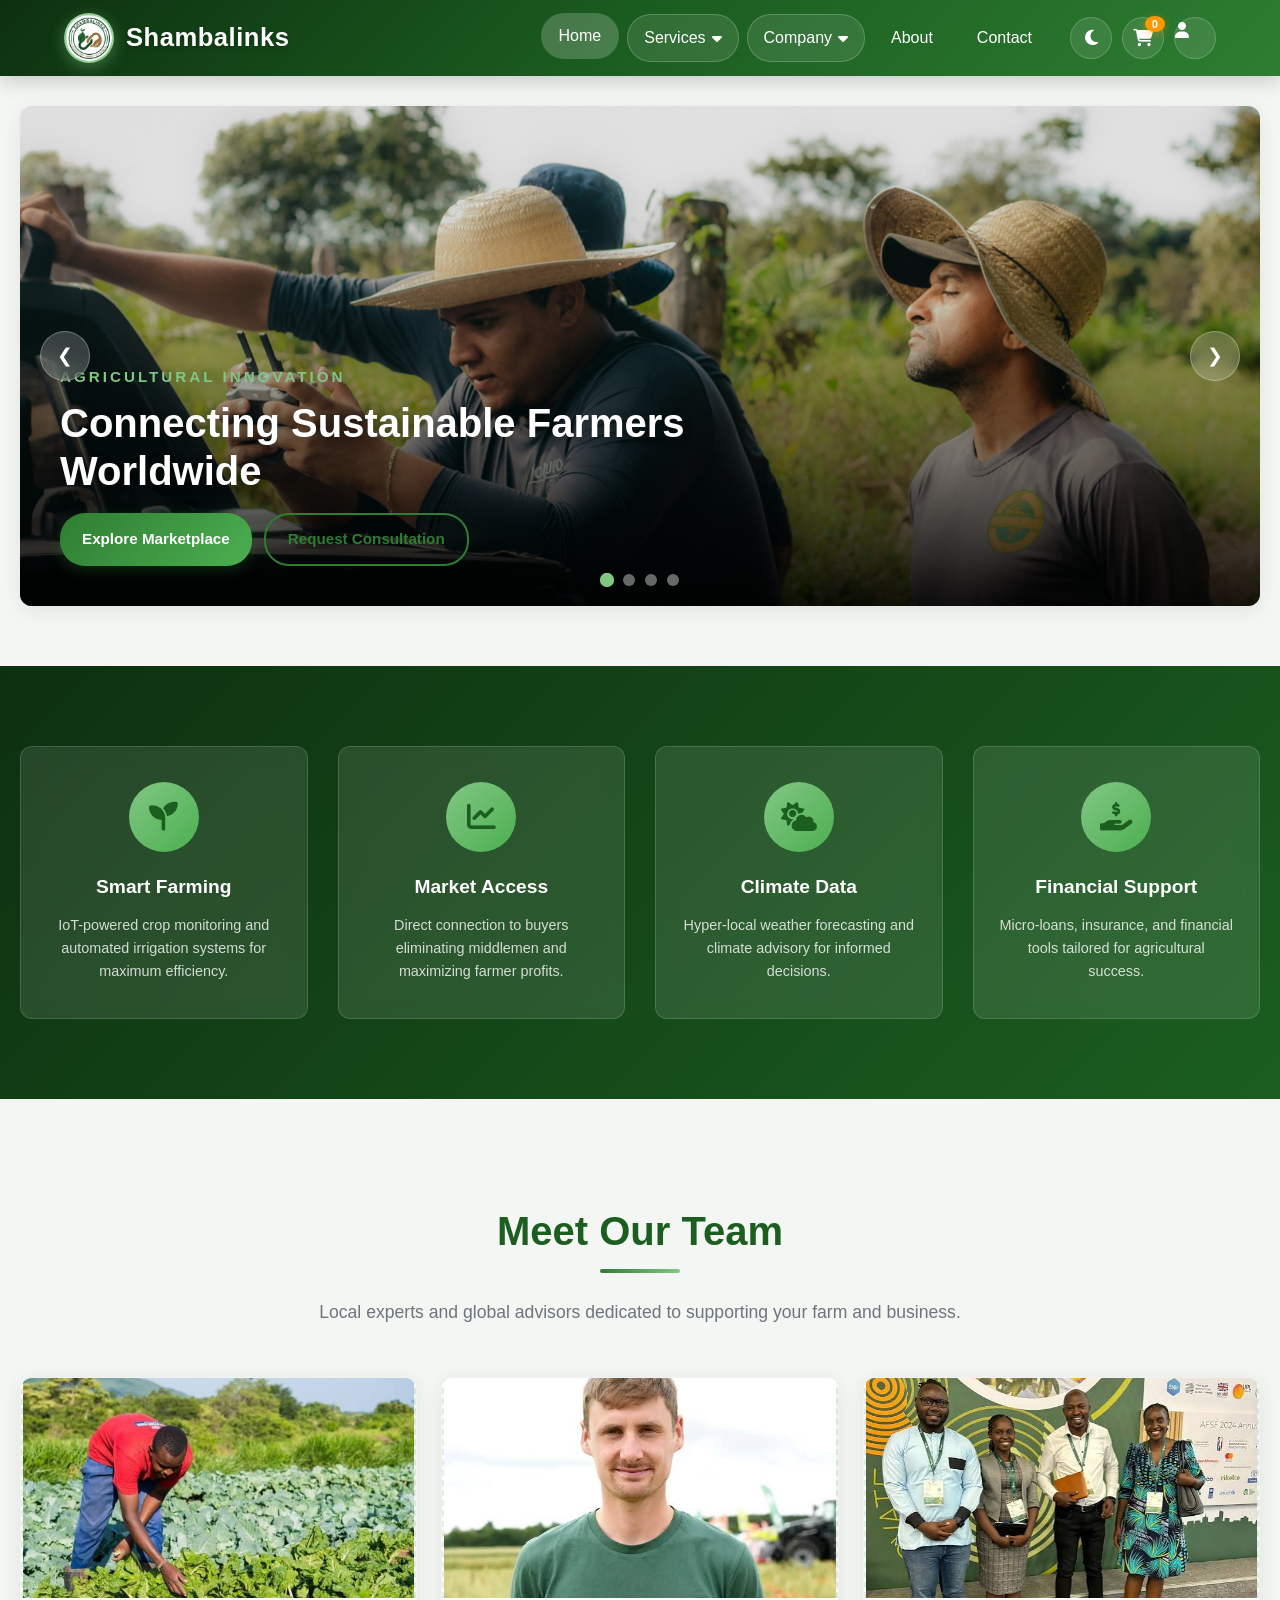
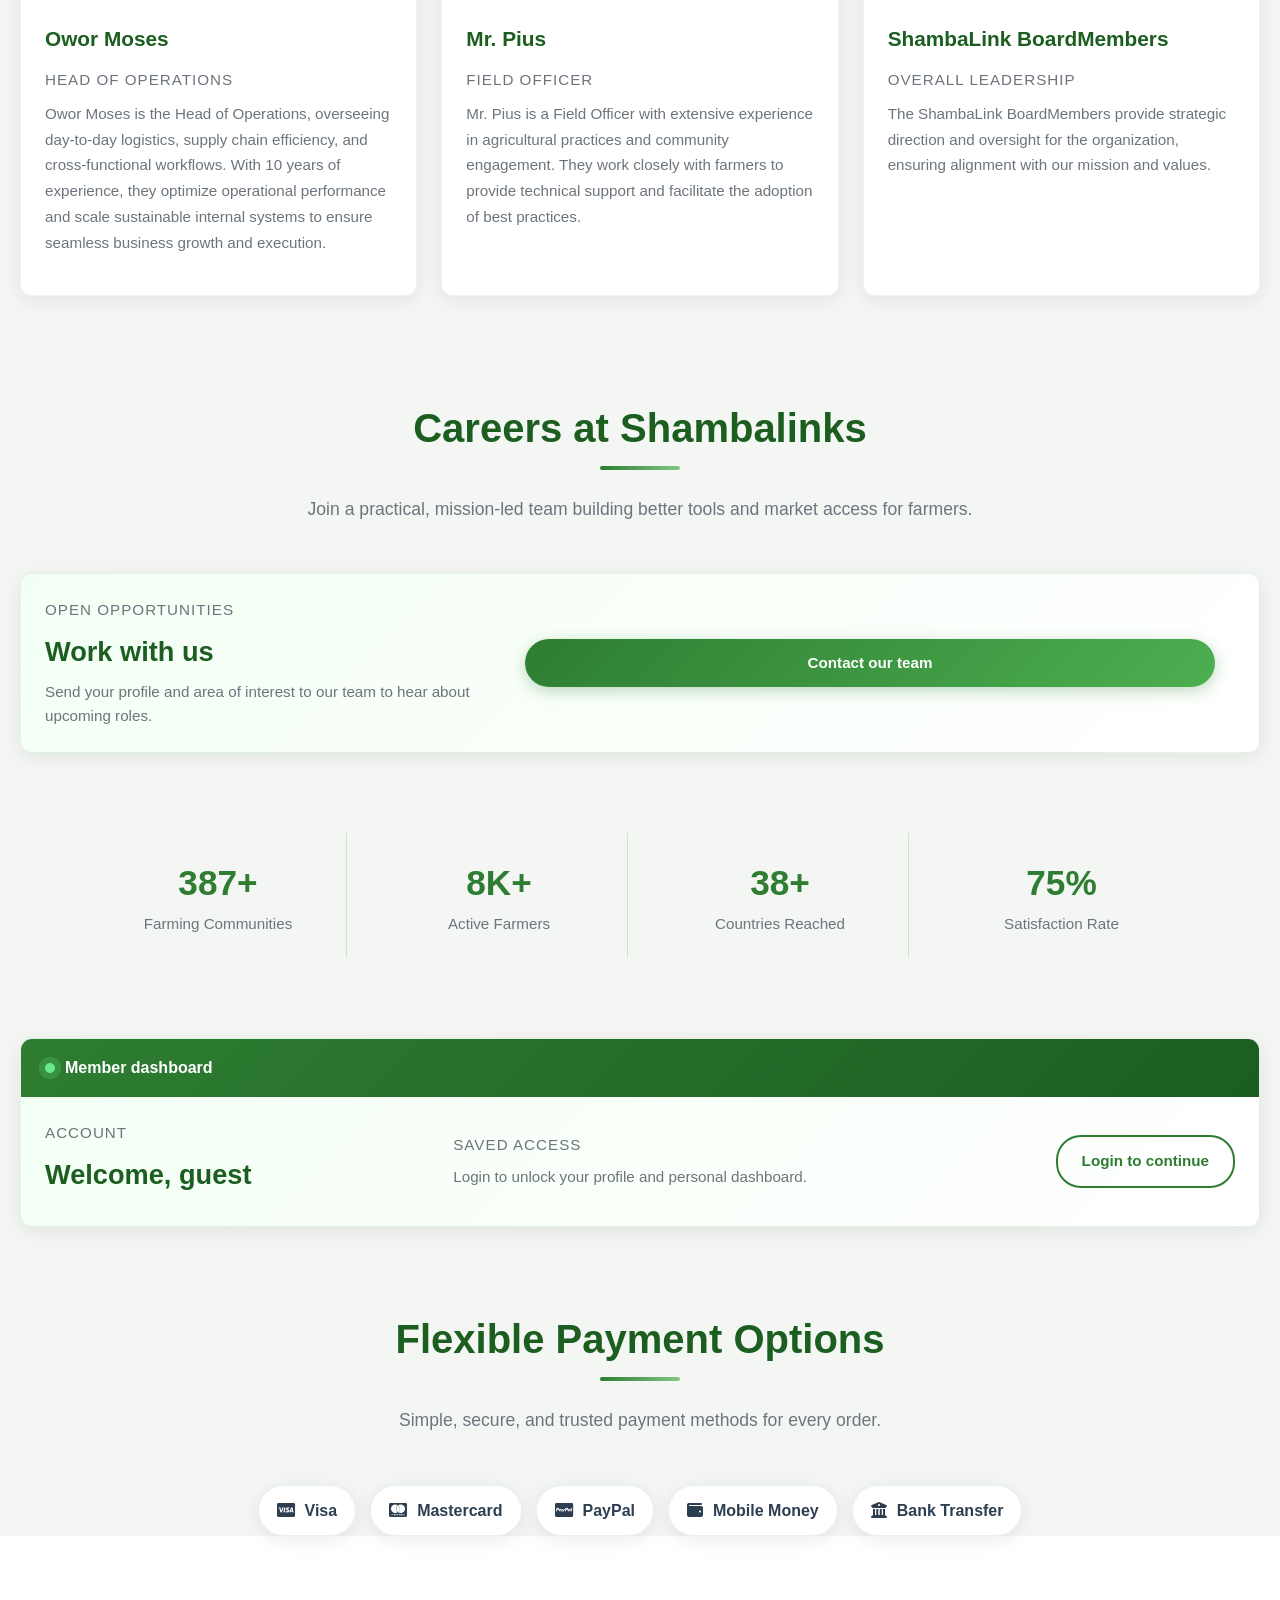
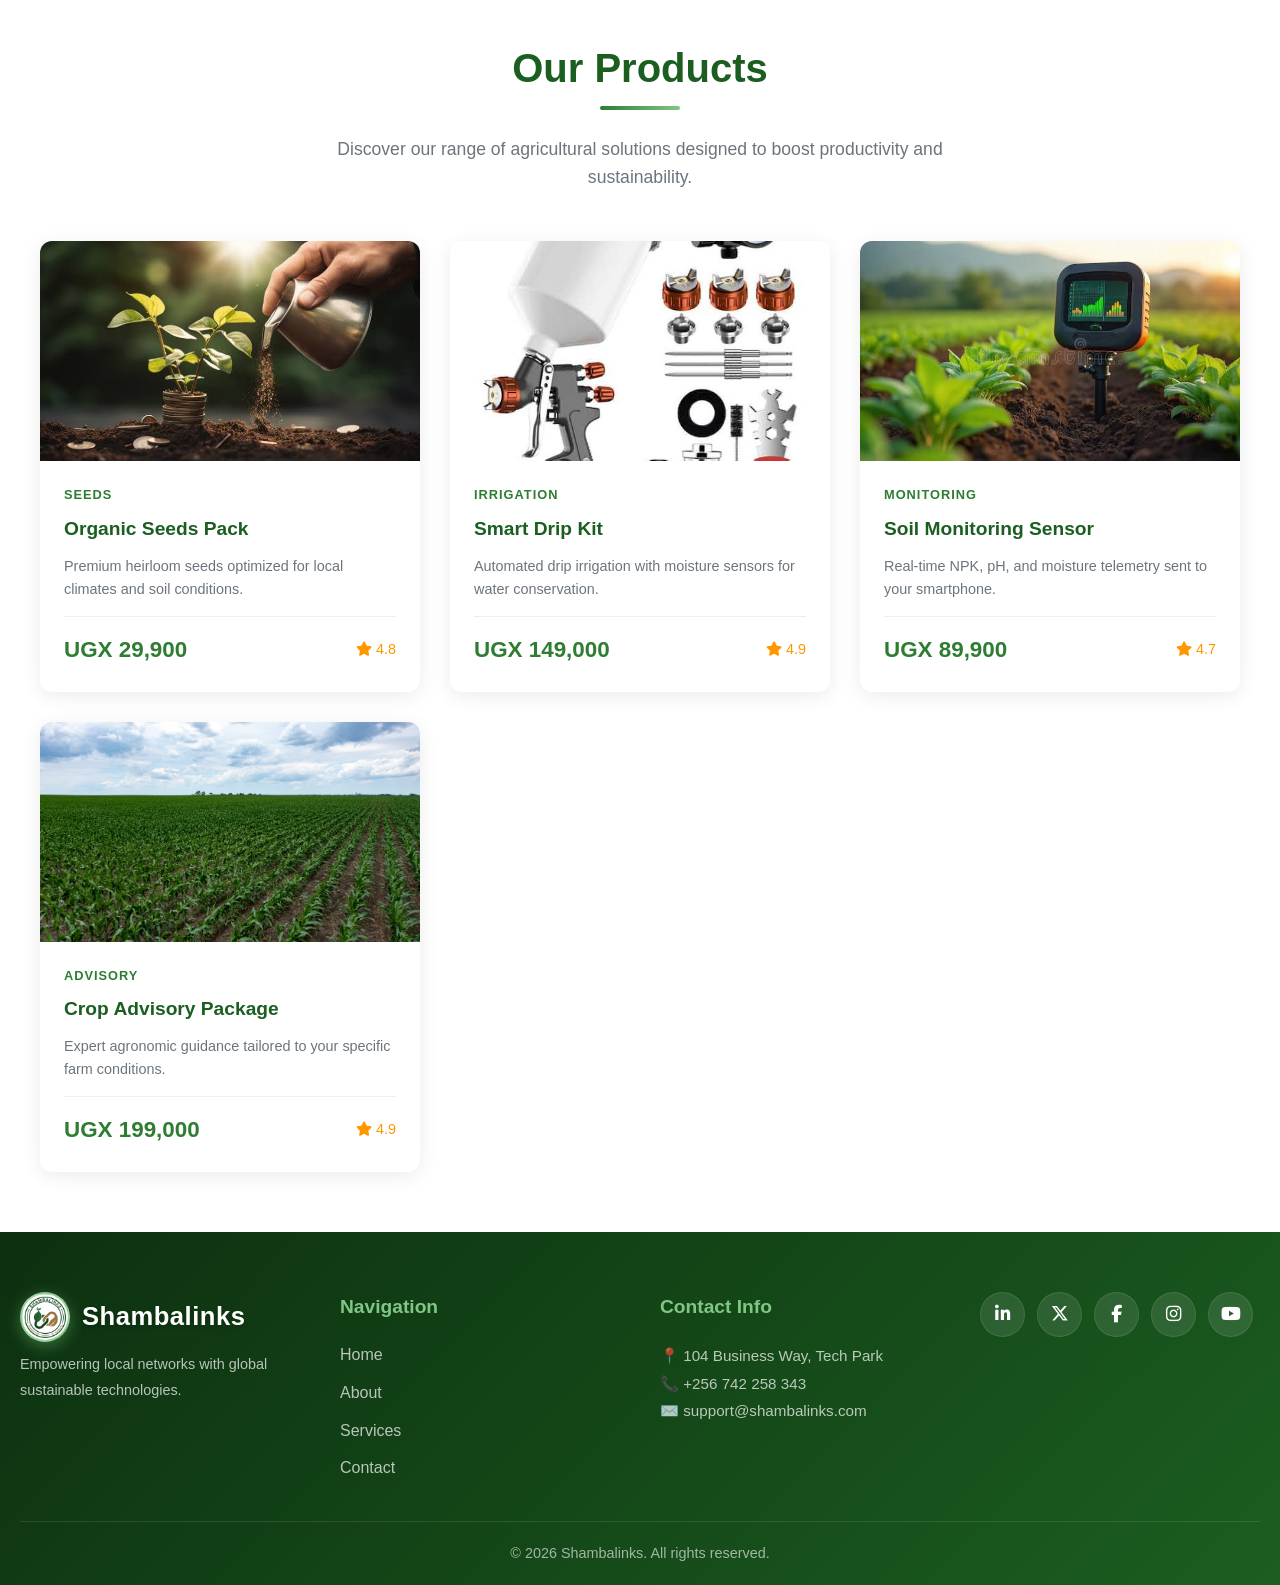
<file: index.html>
<!DOCTYPE html>
<html lang="en">
<head>
    <meta charset="UTF-8">
    <meta name="viewport" content="width=device-width, initial-scale=1.0">
    <title>Shambalinks - Home</title>
    <link rel="stylesheet" href="Assets/css/style.css">
    <link rel="stylesheet" href="https://cdnjs.cloudflare.com/ajax/libs/font-awesome/6.5.1/css/all.min.css">
</head>
<body>
    <header>
        <div class="nav-container">
            <a href="index.html" class="logo-container">
                <div class="logo-placeholder">
                    <img src="Assets/images/shambalink logo.jpg" alt="SL" onerror="this.style.display='none'">
                </div>
                <div class="logo-text">Shambalinks</div>
            </a>
            <nav class="nav-menu">
                <div class="nav-left">
                    <a href="index.html" class="active">Home</a>
                    <div class="nav-dropdown">
                        <button class="dropbtn" aria-expanded="false">Services <i class="fa-solid fa-caret-down"></i></button>
                        <div class="dropdown-content">
                            <a href="pages/marketplace.html"><i class="fa-solid fa-store"></i> Marketplace</a>
                            <a href="pages/consulting.html"><i class="fa-solid fa-handshake"></i> Consulting</a>
                            <a href="#products"><i class="fa-solid fa-box"></i> Products</a>
                            <a href="pages/contact.html"><i class="fa-solid fa-envelope"></i> Request Service</a>
                        </div>
                    </div>
                    <div class="nav-dropdown">
                        <button class="dropbtn" aria-expanded="false">Company <i class="fa-solid fa-caret-down"></i></button>
                        <div class="dropdown-content">
                            <a href="pages/About.html"><i class="fa-solid fa-info-circle"></i> About Us</a>
                            <a href="pages/contact.html"><i class="fa-solid fa-envelope"></i> Contact</a>
                            <a href="#team"><i class="fa-solid fa-users"></i> Our Team</a>
                            <a href="#careers"><i class="fa-solid fa-briefcase"></i> Careers</a>
                        </div>
                    </div>
                    <a href="pages/About.html">About</a>
                    <a href="pages/contact.html">Contact</a>
                </div>
                <div class="nav-right">
                    <button id="theme-toggle" aria-label="Toggle theme" title="Toggle theme"><i class="fa-solid fa-moon"></i></button>
                    <button id="cart-btn" aria-label="Open cart" title="Cart"><i class="fa-solid fa-cart-shopping"></i><span id="cart-count" class="cart-count">0</span></button>
                    <a href="pages/login.html" id="login-link" class="btn-link icon-only" aria-label="Login" title="Login"><i class="fa-solid fa-user"></i><span class="sr-only">Login</span></a>
                    <a href="pages/profile.html" id="profile-link" class="btn-link" style="display:none"><i class="fa-solid fa-user-circle"></i> Profile</a>
                </div>
            </nav>
        </div>
    </header>

    <main>
        <!-- Hero Section -->
        <section class="hero-slider-section">
            <div class="slider-container">
                <button class="slider-btn prev">&#10094;</button>
                <button class="slider-btn next">&#10095;</button>
                
                <!-- Slides -->
                <div class="slide active">
                    <img src="Assets/images/innovation.jpg" alt="Agricultural Innovation">
                    <div class="slide-content">
                        <p class="subtheme">Agricultural Innovation</p>
                        <h1 class="theme">Connecting Sustainable Farmers Worldwide</h1>
                        <div class="hero-ctas" style="margin-top:18px; display:flex; gap:12px;">
                            <a href="pages/marketplace.html" class="btn">Explore Marketplace</a>
                            <a href="pages/contact.html" class="btn btn-outline">Request Consultation</a>
                        </div>
                    </div>
                </div>
             
                <div class="slide">
                    <img src="Assets/images/lucius-amberg-Qi2O3SMJAsY-unsplash.jpg" alt="Smart Eco-Solutions">
                    <div class="slide-content">
                        <p class="subtheme">Smart Eco-Solutions</p>
                        <h1 class="theme">Optimizing Crop Yields with Modern Tech</h1>
                    </div>
                </div>
                
                <div class="slide">
                    <img src="Assets/images/bridging gap.jpg" alt="Global Distribution">
                    <div class="slide-content">
                        <p class="subtheme">Global Distribution</p>
                        <h1 class="theme">Bridging the Gap Between Farm and Market</h1>
                    </div>
                </div>

                <div class="slide">
                    <img src="Assets/images/sustainable.jpeg" alt="Sustainable Farming">
                    <div class="slide-content">
                        <p class="subtheme">Sustainable Future</p>
                        <h1 class="theme">Building Eco-Friendly Agricultural Networks</h1>
                    </div>
                </div>

                <!-- Slider Dots -->
                <div class="slider-dots">
                    <span class="dot active" data-slide="0"></span>
                    <span class="dot" data-slide="1"></span>
                    <span class="dot" data-slide="2"></span>
                    <span class="dot" data-slide="3"></span>
                </div>
            </div>
        </section>

        <!-- Features Section -->
        <section class="features-section">
            <div class="features-grid">
                <div class="feature-card">
                    <div class="feature-icon">
                        <i class="fa-solid fa-seedling"></i>
                    </div>
                    <h3>Smart Farming</h3>
                    <p>IoT-powered crop monitoring and automated irrigation systems for maximum efficiency.</p>
                </div>
                <div class="feature-card">
                    <div class="feature-icon">
                        <i class="fa-solid fa-chart-line"></i>
                    </div>
                    <h3>Market Access</h3>
                    <p>Direct connection to buyers eliminating middlemen and maximizing farmer profits.</p>
                </div>
                <div class="feature-card">
                    <div class="feature-icon">
                        <i class="fa-solid fa-cloud-sun"></i>
                    </div>
                    <h3>Climate Data</h3>
                    <p>Hyper-local weather forecasting and climate advisory for informed decisions.</p>
                </div>
                <div class="feature-card">
                    <div class="feature-icon">
                        <i class="fa-solid fa-hand-holding-dollar"></i>
                    </div>
                    <h3>Financial Support</h3>
                    <p>Micro-loans, insurance, and financial tools tailored for agricultural success.</p>
                </div>
            </div>
        </section>

        <!-- Team Section -->
        <section class="team-section container" id="team">
            <div class="section-header">
                <h2>Meet Our Team</h2>
                <p>Local experts and global advisors dedicated to supporting your farm and business.</p>
            </div>
            <div class="team-grid">
                <div class="team-card card">
                    <div class="card-img-wrapper">
                        <div class="team-photo-placeholder">
                            <img src="./Assets/images/yowas.jpeg" alt="Pius Okitwi">
                        </div>
                    </div>
                    <div class="card-body">
                        <h3>Owor Moses</h3>
                        <p class="muted-label">Head of Operations</p>
                        <p class="product-description">Owor Moses is the Head of Operations, overseeing day-to-day logistics, supply chain efficiency, and cross-functional workflows. With 10 years of experience, they optimize operational performance and scale sustainable internal systems to ensure seamless business growth and execution.</p>
                    </div>
                </div>
                <div class="team-card card">
                    <div class="card-img-wrapper">
                        <div class="team-photo-placeholder">
                            <img src="./Assets/images/Pius.jpeg" alt="Opio Dior">
                        </div>
                    </div>
                    <div class="card-body">
                        <h3>Mr. Pius</h3>
                        <p class="muted-label">Field Officer</p>
                        <p class="product-description">Mr. Pius is a Field Officer with extensive experience in agricultural practices and community engagement. They work closely with farmers to provide technical support and facilitate the adoption of best practices.</p>
                    </div>
                </div>
                <div class="team-card card">
                    <div class="card-img-wrapper">
                        <div class="team-photo-placeholder">
                            <img src="./Assets/images/shamba board.jpeg" alt="Shamba Board Member">
                        </div>
                    </div>
                    <div class="card-body">
                        <h3>ShambaLink BoardMembers</h3>
                        <p class="muted-label">Overall Leadership</p>
                        <p class="product-description">The ShambaLink BoardMembers provide strategic direction and oversight for the organization, ensuring alignment with our mission and values.</p>
                    </div>
                </div>
            </div>
        </section>

        <section class="container careers-section" id="careers">
            <div class="section-header">
                <h2>Careers at Shambalinks</h2>
                <p>Join a practical, mission-led team building better tools and market access for farmers.</p>
            </div>
            <div class="summary-card careers-card">
                <div class="summary-body">
                    <div>
                        <p class="muted-label">Open opportunities</p>
                        <h3>Work with us</h3>
                        <p>Send your profile and area of interest to our team to hear about upcoming roles.</p>
                    </div>
                    <a href="pages/contact.html" class="btn">Contact our team</a>
                </div>
            </div>
        </section>

        <!-- Stats Section -->
        <section class="stats-section">
            <div class="stats-grid">
                <div class="stat-item">
                    <div class="stat-number" data-target="500" data-suffix="+">0</div>
                    <div class="stat-label">Farming Communities</div>
                </div>
                <div class="stat-item">
                    <div class="stat-number" data-target="10000" data-suffix="+">0</div>
                    <div class="stat-label">Active Farmers</div>
                </div>
                <div class="stat-item">
                    <div class="stat-number" data-target="50" data-suffix="+">0</div>
                    <div class="stat-label">Countries Reached</div>
                </div>
                <div class="stat-item">
                    <div class="stat-number" data-target="98" data-suffix="%">0</div>
                    <div class="stat-label">Satisfaction Rate</div>
                </div>
            </div>
        </section>

        <section class="container" id="profile-summary">
            <div class="summary-card">
                <div class="summary-header">
                    <span class="status-dot"></span>
                    <strong>Member dashboard</strong>
                </div>
                <div class="summary-body">
                    <div>
                        <p class="muted-label">Account</p>
                        <h3 id="user-profile-name">Welcome, guest</h3>
                    </div>
                    <div>
                        <p class="muted-label">Saved access</p>
                        <p id="user-profile-status">Login to unlock your profile and personal dashboard.</p>
                    </div>
                    <a href="pages/login.html" class="btn btn-outline">Login to continue</a>
                </div>
            </div>
        </section>

        <section class="container payment-section">
            <div class="section-header">
                <h2>Flexible Payment Options</h2>
                <p>Simple, secure, and trusted payment methods for every order.</p>
            </div>
            <div class="payment-methods">
                <span class="payment-pill"><i class="fa-brands fa-cc-visa"></i> Visa</span>
                <span class="payment-pill"><i class="fa-brands fa-cc-mastercard"></i> Mastercard</span>
                <span class="payment-pill"><i class="fa-brands fa-cc-paypal"></i> PayPal</span>
                <span class="payment-pill"><i class="fa-solid fa-wallet"></i> Mobile Money</span>
                <span class="payment-pill"><i class="fa-solid fa-building-columns"></i> Bank Transfer</span>
            </div>
        </section>

        <!-- Products Section -->
        <section class="products-section" id="products">
            <div class="container">
                <div class="section-header">
                    <h2>Our Products</h2>
                    <p>Discover our range of agricultural solutions designed to boost productivity and sustainability.</p>
                </div>
                <div class="products-grid">
                    <div class="product-card">
                        <div class="product-image">
                            <div class="product-placeholder" aria-hidden="true">
                                <img src="./Assets/images/organic.jpeg" alt="Organic seeds pack" onerror="this.style.display='none'">
                            </div>
                            <div class="product-overlay">
                                <button class="btn" onclick="window.addToCart && window.addToCart({name:'Organic Seeds Pack', price:29900, type:'product'})"><i class="fa-solid fa-cart-plus"></i> Add to Cart</button>
                            </div>
                        </div>
                        <div class="product-info">
                            <div class="product-category">Seeds</div>
                            <h3 class="product-name">Organic Seeds Pack</h3>
                            <p class="product-description">Premium heirloom seeds optimized for local climates and soil conditions.</p>
                            <div class="product-footer">
                                <span class="product-price">UGX 29,900</span>
                                <span class="product-rating"><i class="fa-solid fa-star"></i> 4.8</span>
                            </div>
                        </div>
                    </div>
                    

                    <div class="product-card">
                        <div class="product-image">
                            <div class="product-placeholder" aria-hidden="true">
                                <img src="./Assets/images/Sprayer Kit.jpg" alt="Sprayer Kit" onerror="this.style.display='none'">
                            </div>
                            <div class="product-overlay">
                                <button class="btn" onclick="window.addToCart && window.addToCart({name:'Sprayer Kit', price:149000, type:'product'})"><i class="fa-solid fa-cart-plus"></i> Add to Cart</button>
                            </div>
                        </div>
                        <div class="product-info">
                            <div class="product-category">Irrigation</div>
                            <h3 class="product-name">Smart Drip Kit</h3>
                            <p class="product-description">Automated drip irrigation with moisture sensors for water conservation.</p>
                            <div class="product-footer">
                                <span class="product-price">UGX 149,000</span>
                                <span class="product-rating"><i class="fa-solid fa-star"></i> 4.9</span>
                            </div>
                        </div>
                    </div>

                    <div class="product-card">
                        <div class="product-image">
                            <div class="product-placeholder" aria-hidden="true">
                               <img src="./Assets/images/soil monitoring.jpeg" alt="Soil Monitoring Sensor" onerror="this.style.display='none'">
                            </div>
                            <div class="product-overlay">
                                <button class="btn" onclick="window.addToCart && window.addToCart({name:'Soil Monitoring Sensor', price:89900, type:'product'})"><i class="fa-solid fa-cart-plus"></i> Add to Cart</button>
                            </div>
                        </div>
                        <div class="product-info">
                            <div class="product-category">Monitoring</div>
                            <h3 class="product-name">Soil Monitoring Sensor</h3>
                            <p class="product-description">Real-time NPK, pH, and moisture telemetry sent to your smartphone.</p>
                            <div class="product-footer">
                                <span class="product-price">UGX 89,900</span>
                                <span class="product-rating"><i class="fa-solid fa-star"></i> 4.7</span>
                            </div>
                        </div>
                    </div>

                    <div class="product-card">
                        <div class="product-image">
                            <div class="product-placeholder" aria-hidden="true">
                                <img src="./Assets/images/crop advisory 2.jpg" alt="Crop Advisory Package" onerror="this.style.display='none'">
                            </div>
                            <div class="product-overlay">
                                <a class="btn" href="pages/contact.html"><i class="fa-solid fa-envelope"></i> Request Service</a>
                            </div>
                        </div>
                        <div class="product-info">
                            <div class="product-category">Advisory</div>
                            <h3 class="product-name">Crop Advisory Package</h3>
                            <p class="product-description">Expert agronomic guidance tailored to your specific farm conditions.</p>
                            <div class="product-footer">
                                <span class="product-price">UGX 199,000</span>
                                <span class="product-rating"><i class="fa-solid fa-star"></i> 4.9</span>
                            </div>
                        </div>
                    </div>
                </div>
            </div>
        </section>

    </main>

    <footer>
        <div class="footer-container">
            <div class="footer-col">
                <div class="logo-container">
                    <div class="logo-placeholder">
                        <img src="Assets/images/shambalink logo.jpg" alt="SL" onerror="this.style.display='none'">
                    </div>
                    <div class="logo-text">Shambalinks</div>
                </div>
                <p style="margin-top: 10px; font-size: 0.9rem;">Empowering local networks with global sustainable technologies.</p>
            </div>
            <div class="footer-col">
                <h4>Navigation</h4>
                <div class="footer-nav">
                    <a href="index.html">Home</a>
                    <a href="pages/About.html">About</a>
                    <a href="pages/Services.html">Services</a>
                    <a href="pages/contact.html">Contact</a>
                </div>
            </div>
            <div class="footer-col">
                <h4>Contact Info</h4>
                <p>📍 104 Business Way, Tech Park</p>
                <p>📞 +256 742 258 343</p>
                <p>✉️ support@shambalinks.com</p>
            </div>
            <div class="footer-col">
                <div class="social-links">
                    <a href="https://linkedin.com" target="_blank" aria-label="LinkedIn"><i class="fa-brands fa-linkedin-in"></i></a>
                    <a href="https://twitter.com" target="_blank" aria-label="Twitter"><i class="fa-brands fa-x-twitter"></i></a>
                    <a href="https://facebook.com" target="_blank" aria-label="Facebook"><i class="fa-brands fa-facebook-f"></i></a>
                    <a href="https://instagram.com" target="_blank" aria-label="Instagram"><i class="fa-brands fa-instagram"></i></a>
                    <a href="https://youtube.com" target="_blank" aria-label="YouTube"><i class="fa-brands fa-youtube"></i></a>
                </div>
            </div>
        </div>
        <div class="footer-bottom">
            <p>&copy; 2026 Shambalinks. All rights reserved.</p>
        </div>
    </footer>

    <script src="Assets/js/script.js"></script>
</body>
</html>
</file>
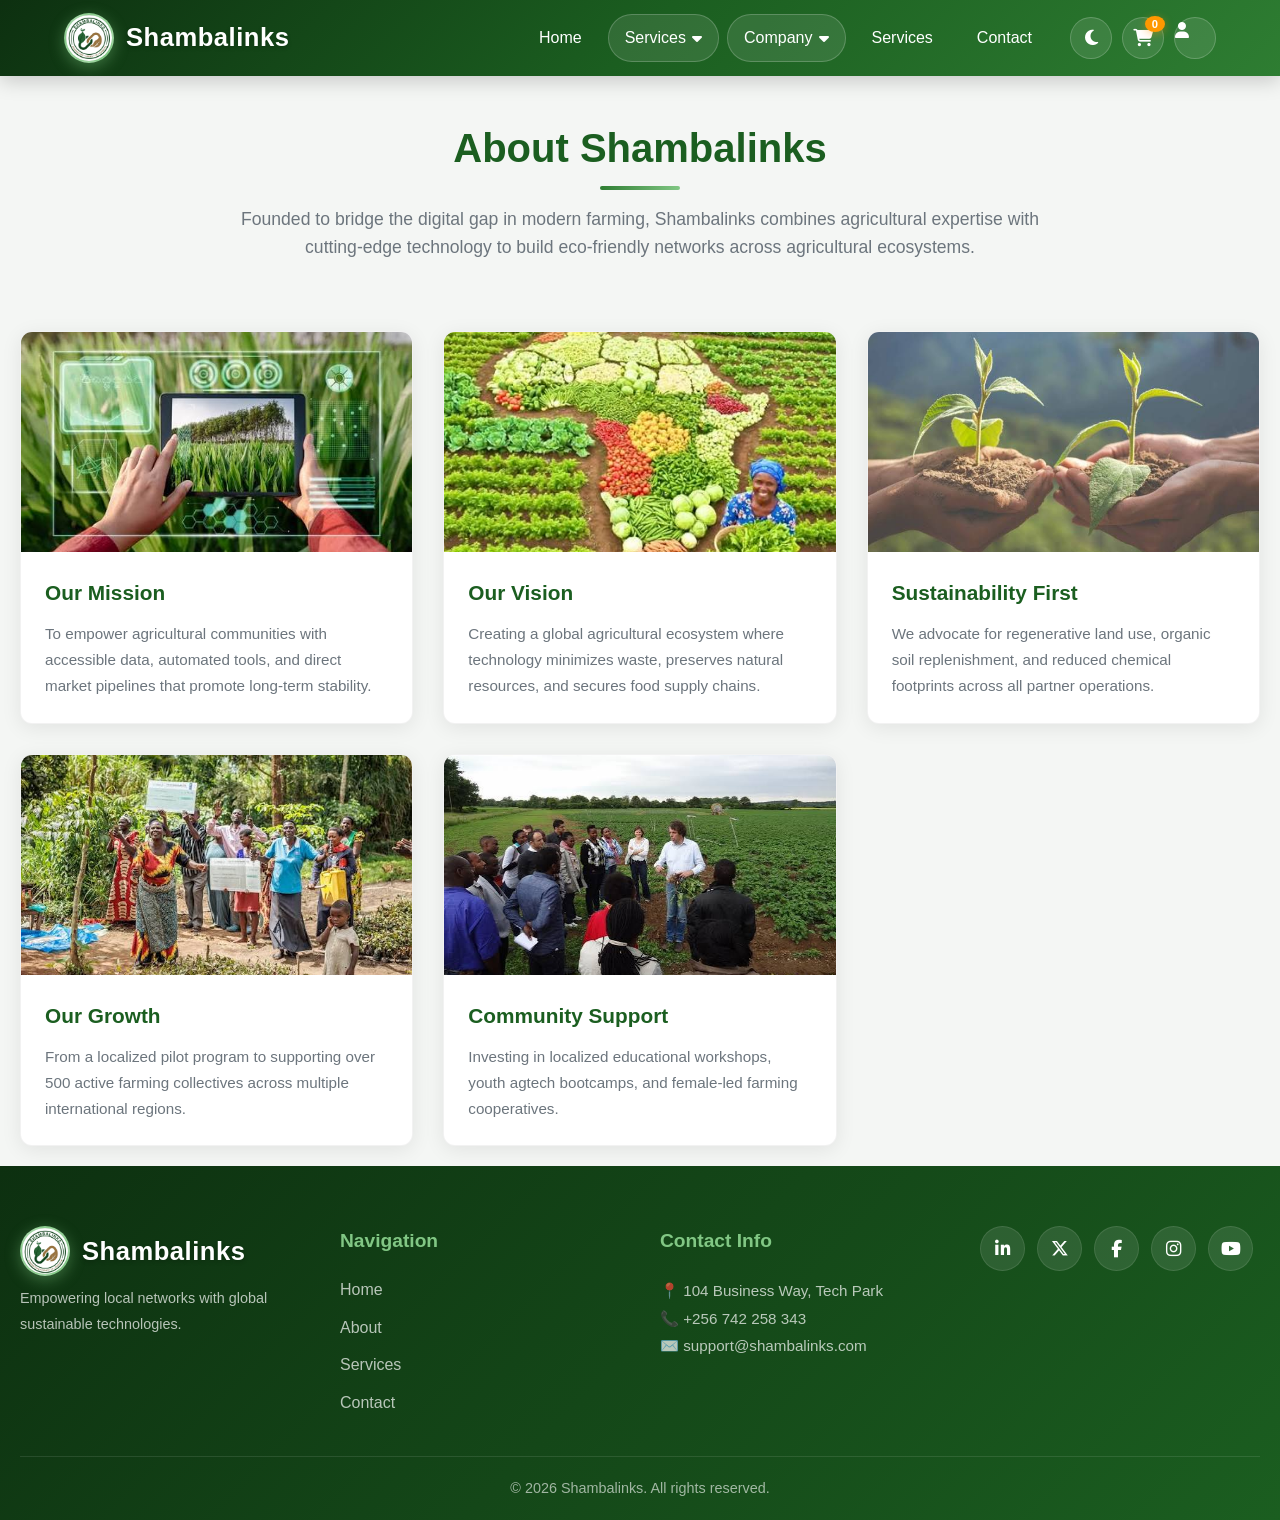
<file: pages/About.html>
<!DOCTYPE html>
<html lang="en">
<head>
    <meta charset="UTF-8">
    <meta name="viewport" content="width=device-width, initial-scale=1.0">
    <title>Shambalinks - About Us</title>
    <link rel="stylesheet" href="../Assets/css/style.css">
    <link rel="stylesheet" href="https://cdnjs.cloudflare.com/ajax/libs/font-awesome/6.5.1/css/all.min.css">
</head>
<body>
    <header>
        <div class="nav-container">
            <a href="../index.html" class="logo-container">
                <div class="logo-placeholder">
                    <img src="../Assets/images/shambalink logo.jpg" alt="SL" onerror="this.style.display='none'">
                </div>
                <div class="logo-text">Shambalinks</div>
            </a>
            <nav class="nav-menu">
                <div class="nav-left">
                    <a href="../index.html">Home</a>
                    <div class="nav-dropdown">
                        <button class="dropbtn">Services <i class="fa-solid fa-caret-down"></i></button>
                        <div class="dropdown-content">
                            <a href="marketplace.html"><i class="fa-solid fa-store"></i> Marketplace</a>
                            <a href="consulting.html"><i class="fa-solid fa-handshake"></i> Consulting</a>
                            <a href="Services.html#products"><i class="fa-solid fa-box"></i> Products</a>
                            <a href="Services.html#image-editor"><i class="fa-solid fa-image"></i> Image Editor</a>
                        </div>
                    </div>
                    <div class="nav-dropdown">
                        <button class="dropbtn">Company <i class="fa-solid fa-caret-down"></i></button>
                        <div class="dropdown-content">
                            <a href="About.html"><i class="fa-solid fa-info-circle"></i> About Us</a>
                            <a href="contact.html"><i class="fa-solid fa-envelope"></i> Contact</a>
                            <a href="../index.html#team"><i class="fa-solid fa-users"></i> Our Team</a>
                            <a href="../index.html#careers"><i class="fa-solid fa-briefcase"></i> Careers</a>
                        </div>
                    </div>
                    <a href="Services.html">Services</a>
                    <a href="contact.html">Contact</a>
                </div>
                <div class="nav-right">
                    <button id="theme-toggle" aria-label="Toggle theme" title="Toggle theme"><i class="fa-solid fa-moon"></i></button>
                    <button id="cart-btn" aria-label="Open cart" title="Cart"><i class="fa-solid fa-cart-shopping"></i><span id="cart-count" class="cart-count">0</span></button>
                    <a href="login.html" id="login-link" class="btn-link icon-only" aria-label="Login" title="Login"><i class="fa-solid fa-user"></i><span class="sr-only">Login</span></a>
                    <a href="profile.html" id="profile-link" class="btn-link" style="display:none"><i class="fa-solid fa-user-circle"></i> Profile</a>
                </div>
            </nav>
        </div>
    </header>

    <main class="container">
        <div class="section-header">
            <h2>About Shambalinks</h2>
            <p style="max-width: 800px; margin: 10px auto 0;">Founded to bridge the digital gap in modern farming, Shambalinks combines agricultural expertise with cutting-edge technology to build eco-friendly networks across agricultural ecosystems.</p>
        </div>

        <!-- Section with 5 Cards -->
        <div class="image-grid">
            <div class="card">
                <img src="../Assets/images/mision.jpeg" alt="Our Mission">
                <div class="card-body">
                    <h3>Our Mission</h3>
                    <p>To empower agricultural communities with accessible data, automated tools, and direct market pipelines that promote long-term stability.</p>
                </div>
            </div>
            <div class="card">
                <img src="../Assets/images/vision.jpeg" alt="Our Vision">
                <div class="card-body">
                    <h3>Our Vision</h3>
                    <p>Creating a global agricultural ecosystem where technology minimizes waste, preserves natural resources, and secures food supply chains.</p>
                </div>
            </div>
            <div class="card">
                <img src="../Assets/images/sustainable.jpeg" alt="Sustainability">
                <div class="card-body">
                    <h3>Sustainability First</h3>
                    <p>We advocate for regenerative land use, organic soil replenishment, and reduced chemical footprints across all partner operations.</p>
                </div>
            </div>
            <div class="card">
                <img src="../Assets/images/growth.jpeg" alt="Our Growth">
                <div class="card-body">
                    <h3>Our Growth</h3>
                    <p>From a localized pilot program to supporting over 500 active farming collectives across multiple international regions.</p>
                </div>
            </div>
            <div class="card">
                <img src="../Assets/images/sutain.jpeg" alt="Community Work">
                <div class="card-body">
                    <h3>Community Support</h3>
                    <p>Investing in localized educational workshops, youth agtech bootcamps, and female-led farming cooperatives.</p>
                </div>
            </div>
        </div>
    </main>

    <footer>
        <div class="footer-container">
            <div class="footer-col">
                <div class="logo-container">
                    <div class="logo-placeholder">
                        <img src="../Assets/images/shambalink logo.jpg" alt="SL" onerror="this.style.display='none'">
                    </div>
                    <div class="logo-text">Shambalinks</div>
                </div>
                <p style="margin-top: 10px; font-size: 0.9rem;">Empowering local networks with global sustainable technologies.</p>
            </div>
            <div class="footer-col">
                <h4>Navigation</h4>
                <div class="footer-nav">
                    <a href="../index.html">Home</a>
                    <a href="About.html">About</a>
                    <a href="Services.html">Services</a>
                    <a href="contact.html">Contact</a>
                </div>
            </div>
            <div class="footer-col">
                <h4>Contact Info</h4>
                <p>📍 104 Business Way, Tech Park</p>
                <p>📞 +256 742 258 343</p>
                <p>✉️ support@shambalinks.com</p>
            </div>
            <div class="footer-col">
                <div class="social-links">
                    <a href="https://linkedin.com" target="_blank" aria-label="LinkedIn"><i class="fa-brands fa-linkedin-in"></i></a>
                    <a href="https://twitter.com" target="_blank" aria-label="Twitter"><i class="fa-brands fa-x-twitter"></i></a>
                    <a href="https://facebook.com" target="_blank" aria-label="Facebook"><i class="fa-brands fa-facebook-f"></i></a>
                    <a href="https://instagram.com" target="_blank" aria-label="Instagram"><i class="fa-brands fa-instagram"></i></a>
                    <a href="https://youtube.com" target="_blank" aria-label="YouTube"><i class="fa-brands fa-youtube"></i></a>
                </div>
            </div>
        </div>
        <div class="footer-bottom">
            <p>&copy; 2026 Shambalinks. All rights reserved.</p>
        </div>
    </footer>
    <script src="../Assets/js/script.js"></script>
</body>
</html>
</file>
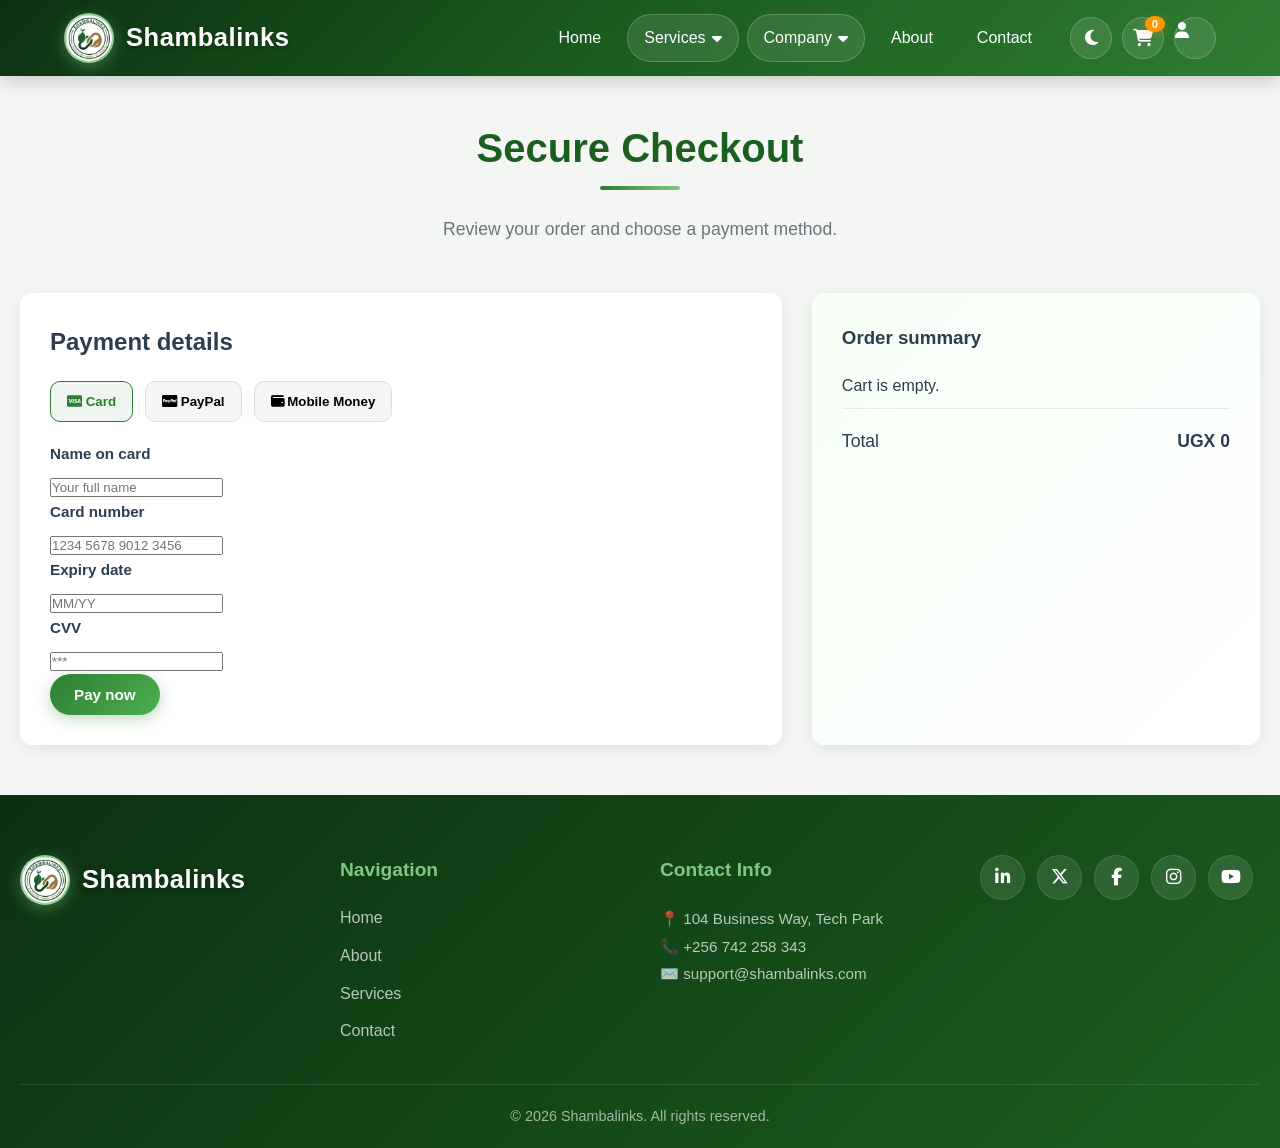
<file: pages/checkout.html>
<!DOCTYPE html>
<html lang="en">
<head>
  <meta charset="UTF-8">
  <meta name="viewport" content="width=device-width, initial-scale=1.0">
  <title>Checkout - Shambalinks</title>
  <link rel="stylesheet" href="../Assets/css/style.css">
  <link rel="stylesheet" href="https://cdnjs.cloudflare.com/ajax/libs/font-awesome/6.5.1/css/all.min.css">
</head>
<body>
  <header>
    <div class="nav-container">
      <a href="../index.html" class="logo-container">
        <div class="logo-placeholder">
          <img src="../Assets/images/shambalink logo.jpg" alt="SL" onerror="this.style.display='none'">
        </div>
        <div class="logo-text">Shambalinks</div>
      </a>
      <nav class="nav-menu">
        <div class="nav-left">
          <a href="../index.html">Home</a>
          <div class="nav-dropdown">
            <button class="dropbtn">Services <i class="fa-solid fa-caret-down"></i></button>
            <div class="dropdown-content">
              <a href="marketplace.html"><i class="fa-solid fa-store"></i> Marketplace</a>
              <a href="consulting.html"><i class="fa-solid fa-handshake"></i> Consulting</a>
              <a href="Services.html#products"><i class="fa-solid fa-box"></i> Products</a>
            </div>
          </div>
          <div class="nav-dropdown">
            <button class="dropbtn">Company <i class="fa-solid fa-caret-down"></i></button>
            <div class="dropdown-content">
              <a href="../index.html#team"><i class="fa-solid fa-users"></i> Our Team</a>
              <a href="../index.html#careers"><i class="fa-solid fa-briefcase"></i> Careers</a>
            </div>
          </div>
          <a href="About.html">About</a>
          <a href="contact.html">Contact</a>
        </div>
        <div class="nav-right">
          <button id="theme-toggle" aria-label="Toggle theme" title="Toggle theme"><i class="fa-solid fa-moon"></i></button>
          <button id="cart-btn" aria-label="Open cart" title="Cart"><i class="fa-solid fa-cart-shopping"></i><span id="cart-count" class="cart-count">0</span></button>
          <a href="login.html" id="login-link" class="btn-link icon-only" aria-label="Login" title="Login"><i class="fa-solid fa-user"></i><span class="sr-only">Login</span></a>
          <a href="profile.html" id="profile-link" class="btn-link" style="display:none"><i class="fa-solid fa-user-circle"></i> Profile</a>
        </div>
      </nav>
    </div>
  </header>

  <main class="container">
    <div class="section-header">
      <h2>Secure Checkout</h2>
      <p>Review your order and choose a payment method.</p>
    </div>
    <div class="checkout-layout">
      <form id="checkout-form" class="checkout-panel">
        <h2>Payment details</h2>
        <div class="payment-options">
          <button type="button" class="payment-option active"><i class="fa-brands fa-cc-visa"></i> Card</button>
          <button type="button" class="payment-option"><i class="fa-brands fa-cc-paypal"></i> PayPal</button>
          <button type="button" class="payment-option"><i class="fa-solid fa-wallet"></i> Mobile Money</button>
        </div>
        <div class="form-group">
          <label for="card-name">Name on card</label>
          <input id="card-name" type="text" placeholder="Your full name" required>
        </div>
        <div class="form-group">
          <label for="card-number">Card number</label>
          <input id="card-number" type="text" placeholder="1234 5678 9012 3456" required>
        </div>
        <div class="form-group">
          <label for="expiry">Expiry date</label>
          <input id="expiry" type="text" placeholder="MM/YY" required>
        </div>
        <div class="form-group">
          <label for="cvv">CVV</label>
          <input id="cvv" type="password" placeholder="***" required>
        </div>
        <button type="submit" class="btn">Pay now</button>
      </form>

      <aside class="checkout-summary">
        <h3>Order summary</h3>
        <ul id="checkout-items" class="checkout-items"></ul>
        <div class="checkout-total">
          <span>Total</span>
          <strong id="checkout-total">UGX 0</strong>
        </div>
      </aside>
    </div>
  </main>

  <footer>
    <div class="footer-container">
      <div class="footer-col">
        <div class="logo-container">
          <div class="logo-placeholder">
            <img src="../Assets/images/shambalink logo.jpg" alt="SL" onerror="this.style.display='none'">
          </div>
          <div class="logo-text">Shambalinks</div>
        </div>
      </div>
      <div class="footer-col">
        <h4>Navigation</h4>
        <div class="footer-nav">
          <a href="../index.html">Home</a>
          <a href="About.html">About</a>
          <a href="Services.html">Services</a>
          <a href="contact.html">Contact</a>
        </div>
      </div>
      <div class="footer-col">
        <h4>Contact Info</h4>
        <p>📍 104 Business Way, Tech Park</p>
        <p>📞 +256 742 258 343</p>
        <p>✉️ support@shambalinks.com</p>
      </div>
      <div class="footer-col">
        <div class="social-links">
          <a href="https://linkedin.com" target="_blank" aria-label="LinkedIn"><i class="fa-brands fa-linkedin-in"></i></a>
          <a href="https://twitter.com" target="_blank" aria-label="Twitter"><i class="fa-brands fa-x-twitter"></i></a>
          <a href="https://facebook.com" target="_blank" aria-label="Facebook"><i class="fa-brands fa-facebook-f"></i></a>
          <a href="https://instagram.com" target="_blank" aria-label="Instagram"><i class="fa-brands fa-instagram"></i></a>
          <a href="https://youtube.com" target="_blank" aria-label="YouTube"><i class="fa-brands fa-youtube"></i></a>
        </div>
      </div>
    </div>
    <div class="footer-bottom">
      <p>&copy; 2026 Shambalinks. All rights reserved.</p>
    </div>
  </footer>

  <script src="../Assets/js/script.js"></script>
</body>
</html>
</file>
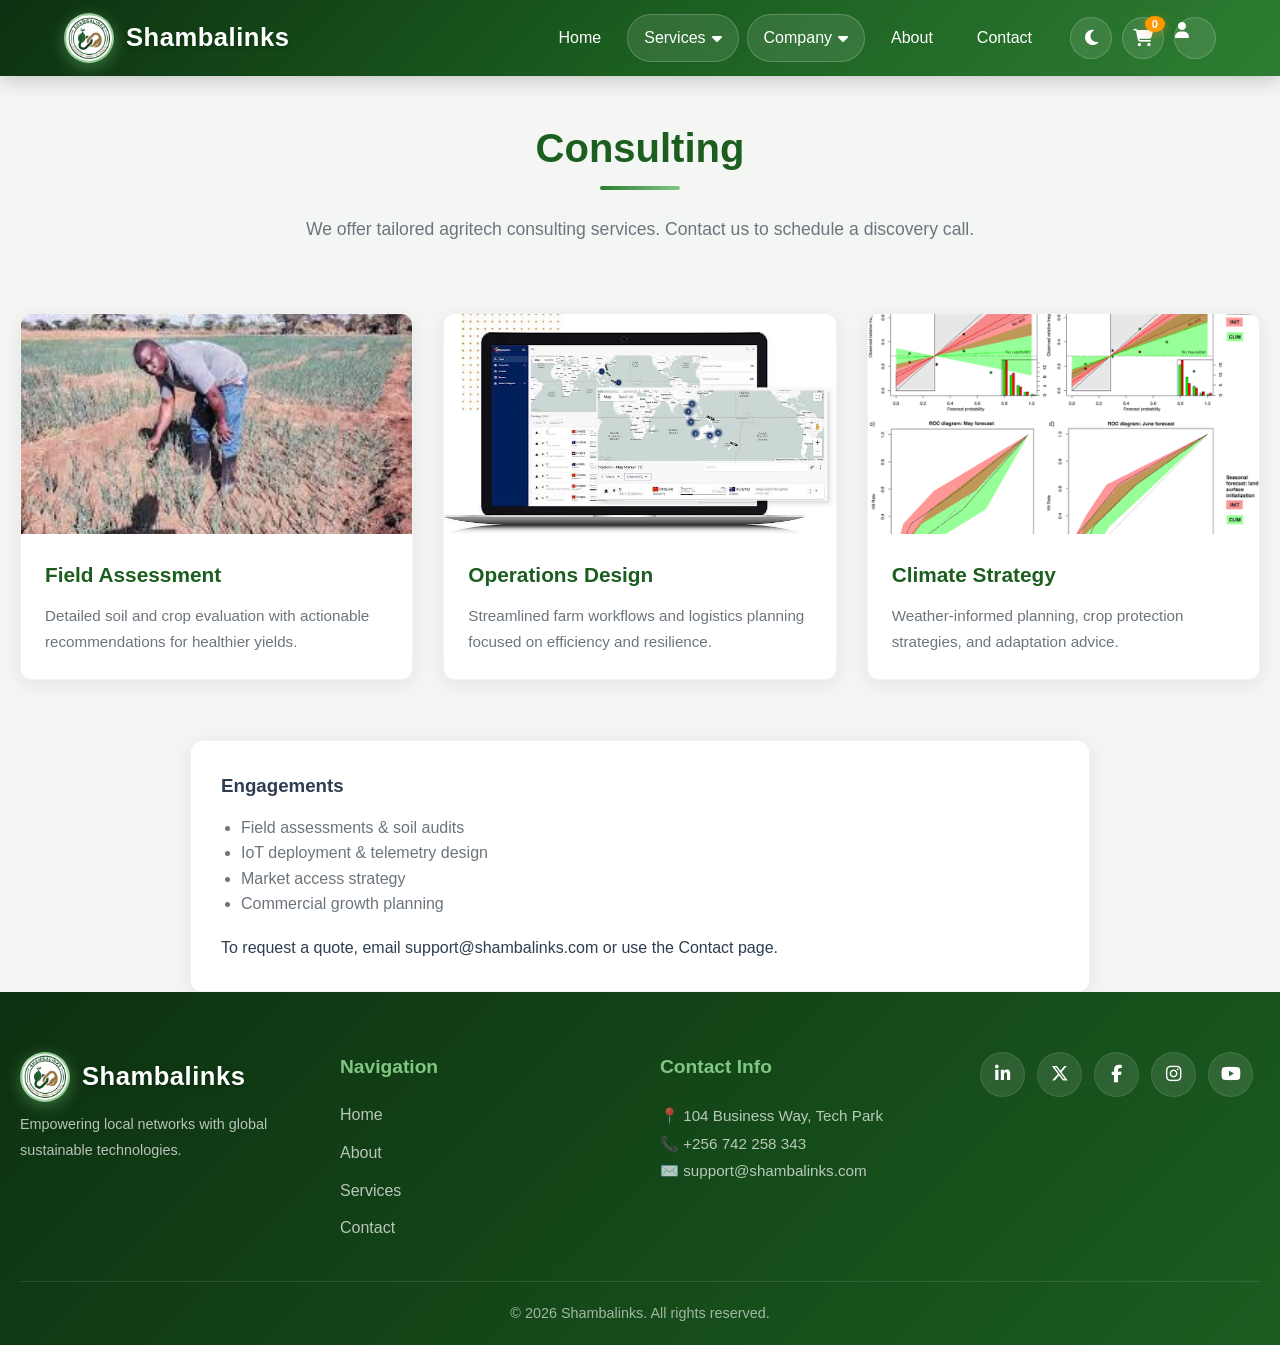
<file: pages/consulting.html>
<!DOCTYPE html>
<html lang="en">
<head>
  <meta charset="utf-8">
  <meta name="viewport" content="width=device-width,initial-scale=1">
  <title>Consulting - Shambalinks</title>
  <link rel="stylesheet" href="../Assets/css/style.css">
  <link rel="stylesheet" href="https://cdnjs.cloudflare.com/ajax/libs/font-awesome/6.5.1/css/all.min.css">
</head>
<body>
  <header>
    <div class="nav-container">
      <a href="../index.html" class="logo-container">
        <div class="logo-placeholder">
          <img src="../Assets/images/shambalink logo.jpg" alt="SL" onerror="this.style.display='none'">
        </div>
        <div class="logo-text">Shambalinks</div>
      </a>
      <nav class="nav-menu">
        <div class="nav-left">
          <a href="../index.html">Home</a>
          <div class="nav-dropdown">
            <button class="dropbtn" aria-expanded="false">Services <i class="fa-solid fa-caret-down"></i></button>
            <div class="dropdown-content">
              <a href="marketplace.html"><i class="fa-solid fa-store"></i> Marketplace</a>
              <a href="consulting.html"><i class="fa-solid fa-handshake"></i> Consulting</a>
              <a href="Services.html#products"><i class="fa-solid fa-box"></i> Products</a>
            </div>
          </div>
          <div class="nav-dropdown">
            <button class="dropbtn" aria-expanded="false">Company <i class="fa-solid fa-caret-down"></i></button>
            <div class="dropdown-content">
              <a href="../index.html#team"><i class="fa-solid fa-users"></i> Our Team</a>
              <a href="../index.html#careers"><i class="fa-solid fa-briefcase"></i> Careers</a>
            </div>
          </div>
          <a href="About.html">About</a>
          <a href="contact.html">Contact</a>
        </div>
        <div class="nav-right">
          <button id="theme-toggle" aria-label="Toggle theme" title="Toggle theme"><i class="fa-solid fa-moon"></i></button>
          <button id="cart-btn" aria-label="Open cart" title="Cart"><i class="fa-solid fa-cart-shopping"></i><span id="cart-count" class="cart-count">0</span></button>
          <a href="login.html" id="login-link" class="btn-link icon-only" aria-label="Login" title="Login"><i class="fa-solid fa-user"></i><span class="sr-only">Login</span></a>
          <a href="profile.html" id="profile-link" class="btn-link" style="display:none"><i class="fa-solid fa-user-circle"></i> Profile</a>
        </div>
      </nav>
    </div>
  </header>

  <main class="container">
    <section class="section-header">
      <h2>Consulting</h2>
      <p>We offer tailored agritech consulting services. Contact us to schedule a discovery call.</p>
    </section>

    <div class="image-grid">
      <div class="card">
        <img src="../Assets/images/crop advisory.jpeg" alt="Advisory">
        <div class="card-body">
          <h3>Field Assessment</h3>
          <p>Detailed soil and crop evaluation with actionable recommendations for healthier yields.</p>
        </div>
      </div>
      <div class="card">
        <img src="../Assets/images/logistic tracking.jpeg" alt="Operations">
        <div class="card-body">
          <h3>Operations Design</h3>
          <p>Streamlined farm workflows and logistics planning focused on efficiency and resilience.</p>
        </div>
      </div>
      <div class="card">
        <img src="../Assets/images/climate.png" alt="Climate strategy">
        <div class="card-body">
          <h3>Climate Strategy</h3>
          <p>Weather-informed planning, crop protection strategies, and adaptation advice.</p>
        </div>
      </div>
    </div>

    <div class="card" style="padding: 30px; max-width: 900px; margin: 40px auto 0;">
      <h3>Engagements</h3>
      <ul style="list-style: disc; padding-left: 20px; margin-top: 14px; color: var(--text-muted);">
        <li>Field assessments & soil audits</li>
        <li>IoT deployment & telemetry design</li>
        <li>Market access strategy</li>
        <li>Commercial growth planning</li>
      </ul>
      <p style="margin-top: 18px;">To request a quote, email <a href="mailto:support@shambalinks.com">support@shambalinks.com</a> or use the Contact page.</p>
    </div>
  </main>

  <footer>
    <div class="footer-container">
      <div class="footer-col">
        <div class="logo-container">
          <div class="logo-placeholder">
            <img src="../Assets/images/shambalink logo.jpg" alt="SL" onerror="this.style.display='none'">
          </div>
          <div class="logo-text">Shambalinks</div>
        </div>
        <p style="margin-top: 10px; font-size: 0.9rem;">Empowering local networks with global sustainable technologies.</p>
      </div>
      <div class="footer-col">
        <h4>Navigation</h4>
        <div class="footer-nav">
          <a href="../index.html">Home</a>
          <a href="About.html">About</a>
          <a href="Services.html">Services</a>
          <a href="contact.html">Contact</a>
        </div>
      </div>
      <div class="footer-col">
        <h4>Contact Info</h4>
        <p>📍 104 Business Way, Tech Park</p>
        <p>📞 +256 742 258 343</p>
        <p>✉️ support@shambalinks.com</p>
      </div>
      <div class="footer-col">
        <div class="social-links">
          <a href="https://linkedin.com" target="_blank" aria-label="LinkedIn"><i class="fa-brands fa-linkedin-in"></i></a>
          <a href="https://twitter.com" target="_blank" aria-label="Twitter"><i class="fa-brands fa-x-twitter"></i></a>
          <a href="https://facebook.com" target="_blank" aria-label="Facebook"><i class="fa-brands fa-facebook-f"></i></a>
          <a href="https://instagram.com" target="_blank" aria-label="Instagram"><i class="fa-brands fa-instagram"></i></a>
          <a href="https://youtube.com" target="_blank" aria-label="YouTube"><i class="fa-brands fa-youtube"></i></a>
        </div>
      </div>
    </div>
    <div class="footer-bottom">
      <p>&copy; 2026 Shambalinks. All rights reserved.</p>
    </div>
  </footer>

  <script src="../Assets/js/script.js"></script>
</body>
</html>
</file>
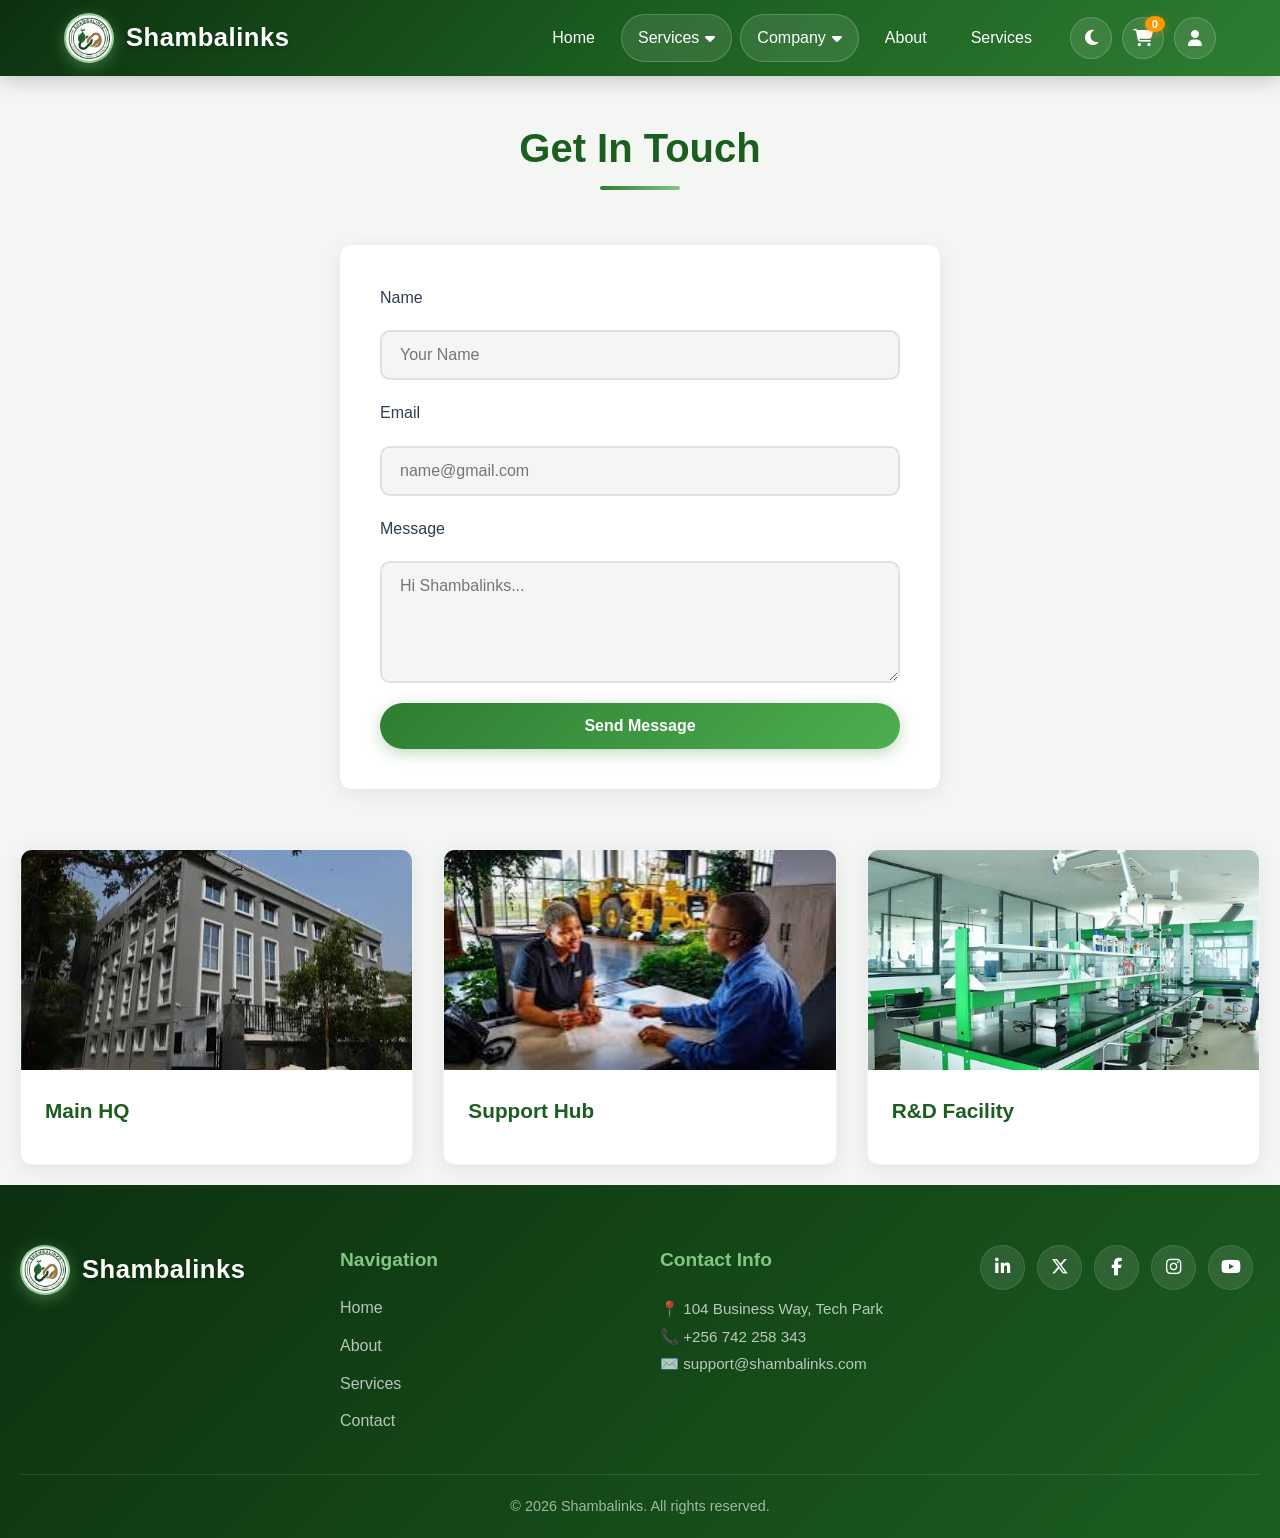
<file: pages/contact.html>
<!DOCTYPE html>
<html lang="en">
<head>
    <meta charset="UTF-8">
    <meta name="viewport" content="width=device-width, initial-scale=1.0">
    <title>Shambalinks - Contact Us</title>
    <link rel="stylesheet" href="../Assets/css/style.css">
    <link rel="stylesheet" href="https://cdnjs.cloudflare.com/ajax/libs/font-awesome/6.5.1/css/all.min.css">
</head>
<body>
    <header>
        <div class="nav-container">
            <a href="../index.html" class="logo-container">
                <div class="logo-placeholder">
                    <img src="../Assets/images/shambalink logo.jpg" alt="SL" onerror="this.style.display='none'">
                </div>
                <div class="logo-text">Shambalinks</div>
            </a>
            <nav class="nav-menu">
                <div class="nav-left">
                    <a href="../index.html">Home</a>
                    <div class="nav-dropdown">
                        <button class="dropbtn">Services <i class="fa-solid fa-caret-down"></i></button>
                        <div class="dropdown-content">
                            <a href="marketplace.html"><i class="fa-solid fa-store"></i> Marketplace</a>
                            <a href="consulting.html"><i class="fa-solid fa-handshake"></i> Consulting</a>
                            <a href="Services.html#products"><i class="fa-solid fa-box"></i> Products</a>
                            <a href="Services.html#image-editor"><i class="fa-solid fa-image"></i> Image Editor</a>
                        </div>
                    </div>
                    <div class="nav-dropdown">
                        <button class="dropbtn">Company <i class="fa-solid fa-caret-down"></i></button>
                        <div class="dropdown-content">
                            <a href="About.html"><i class="fa-solid fa-info-circle"></i> About Us</a>
                            <a href="contact.html"><i class="fa-solid fa-envelope"></i> Contact</a>
                            <a href="../index.html#team"><i class="fa-solid fa-users"></i> Our Team</a>
                            <a href="../index.html#careers"><i class="fa-solid fa-briefcase"></i> Careers</a>
                        </div>
                    </div>
                    <a href="About.html">About</a>
                    <a href="Services.html">Services</a>
                </div>
                <div class="nav-right">
                    <button id="theme-toggle" aria-label="Toggle theme" title="Toggle theme"><i class="fa-solid fa-moon"></i></button>
                    <button id="cart-btn" aria-label="Open cart" title="Cart"><i class="fa-solid fa-cart-shopping"></i><span id="cart-count" class="cart-count">0</span></button>
                    <a href="login.html" id="login-link" class="btn-link icon-only" aria-label="Login" title="Login"><i class="fa-solid fa-user"></i><span class="sr-only">Login</span></a>
                    <a href="profile.html" id="profile-link" class="btn-link" style="display:none"><i class="fa-solid fa-user-circle"></i> Profile</a>
                </div>
            </nav>
        </div>
    </header>

    <main class="container">
        <div class="section-header">
            <h2>Get In Touch</h2>
        </div>

        <form class="contact-form">
            <label for="name">Name</label>
            <input type="text" id="name" placeholder="Your Name" required>
            <label for="email">Email</label>
            <input type="email" id="email" placeholder="name@gmail.com" required>
            <label for="message">Message</label>
            <textarea id="message" rows="5" placeholder="Hi Shambalinks..." required></textarea>
            <button type="submit">Send Message</button>
        </form>

        <!-- Section with 3 Images (Images 18-20) -->
        <div class="image-grid" style="margin-top: 40px;">
            <div class="card"><img src="../Assets/images/main HQ.jpeg" alt="Main HQ"><div class="card-body"><h3>Main HQ</h3></div></div>
            <div class="card"><img src="../Assets/images/suporthub.jpeg" alt="Support Hub"><div class="card-body"><h3>Support Hub</h3></div></div>
            <div class="card"><img src="../Assets/images/R and D.jpeg" alt="R&D Facility"><div class="card-body"><h3>R&D Facility</h3></div></div>
        </div>
    </main>

    <footer>
        <div class="footer-container">
            <div class="footer-col">
                <div class="logo-container">
                    <div class="logo-placeholder">
                        <img src="../Assets/images/shambalink logo.jpg" alt="SL" onerror="this.style.display='none'">
                    </div>
                    <div class="logo-text">Shambalinks</div>
                </div>
            </div>
            <div class="footer-col">
                <h4>Navigation</h4>
                <div class="footer-nav">
                    <a href="../index.html">Home</a>
                    <a href="About.html">About</a>
                    <a href="Services.html">Services</a>
                    <a href="contact.html">Contact</a>
                </div>
            </div>
            <div class="footer-col">
                <h4>Contact Info</h4>
                <p>📍 104 Business Way, Tech Park</p>
                <p>📞 +256 742 258 343</p>
                <p>✉️ support@shambalinks.com</p>
            </div>
            <div class="footer-col">
               <div class="social-links">
                <a href="https://linkedin.com" target="_blank" aria-label="LinkedIn"><i class="fa-brands fa-linkedin-in"></i></a>
                <a href="https://twitter.com" target="_blank" aria-label="Twitter"><i class="fa-brands fa-x-twitter"></i></a>
                <a href="https://facebook.com" target="_blank" aria-label="Facebook"><i class="fa-brands fa-facebook-f"></i></a>
                <a href="https://instagram.com" target="_blank" aria-label="Instagram"><i class="fa-brands fa-instagram"></i></a>
                <a href="https://youtube.com" target="_blank" aria-label="YouTube"><i class="fa-brands fa-youtube"></i></a>
            </div>
            </div>
        </div>
        <div class="footer-bottom">
            <p>&copy; 2026 Shambalinks. All rights reserved.</p>
        </div>
    </footer>
</body>
</html>
</file>
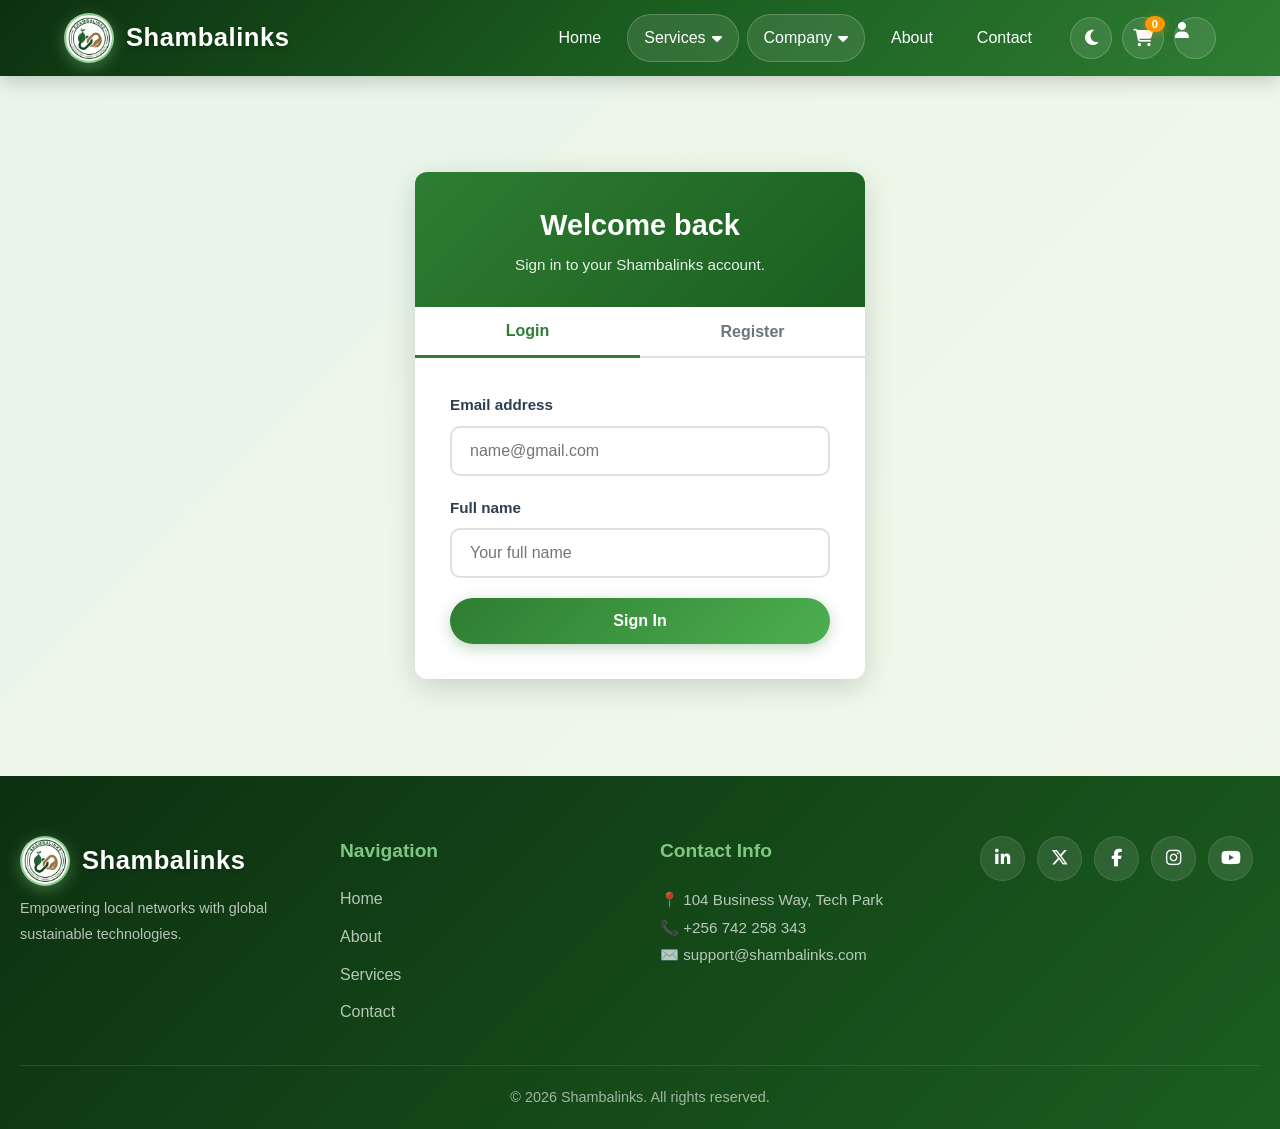
<file: pages/login.html>
<!DOCTYPE html>
<html lang="en">
<head>
    <meta charset="UTF-8">
    <meta name="viewport" content="width=device-width, initial-scale=1.0">
    <title>Login - Shambalinks</title>
    <link rel="stylesheet" href="../Assets/css/style.css">
    <link rel="stylesheet" href="https://cdnjs.cloudflare.com/ajax/libs/font-awesome/6.5.1/css/all.min.css">
</head>
<body>
    <header>
        <div class="nav-container">
            <a href="../index.html" class="logo-container">
                <div class="logo-placeholder">
                    <img src="../Assets/images/shambalink logo.jpg" alt="SL" onerror="this.style.display='none'">
                </div>
                <div class="logo-text">Shambalinks</div>
            </a>
            <nav class="nav-menu">
                <div class="nav-left">
                    <a href="../index.html">Home</a>
                    <div class="nav-dropdown">
                        <button class="dropbtn">Services <i class="fa-solid fa-caret-down"></i></button>
                        <div class="dropdown-content">
                            <a href="marketplace.html"><i class="fa-solid fa-store"></i> Marketplace</a>
                            <a href="consulting.html"><i class="fa-solid fa-handshake"></i> Consulting</a>
                            <a href="Services.html#products"><i class="fa-solid fa-box"></i> Products</a>
                            <a href="Services.html#image-editor"><i class="fa-solid fa-image"></i> Image Editor</a>
                        </div>
                    </div>
                    <div class="nav-dropdown">
                        <button class="dropbtn">Company <i class="fa-solid fa-caret-down"></i></button>
                        <div class="dropdown-content">
                            <a href="About.html"><i class="fa-solid fa-info-circle"></i> About Us</a>
                            <a href="contact.html"><i class="fa-solid fa-envelope"></i> Contact</a>
                            <a href="../index.html#team"><i class="fa-solid fa-users"></i> Our Team</a>
                            <a href="../index.html#careers"><i class="fa-solid fa-briefcase"></i> Careers</a>
                        </div>
                    </div>
                    <a href="About.html">About</a>
                    <a href="contact.html">Contact</a>
                </div>
                <div class="nav-right">
                    <button id="theme-toggle" aria-label="Toggle theme" title="Toggle theme"><i class="fa-solid fa-moon"></i></button>
                    <button id="cart-btn" aria-label="Open cart" title="Cart"><i class="fa-solid fa-cart-shopping"></i><span id="cart-count" class="cart-count">0</span></button>
                    <a href="login.html" id="login-link" class="btn-link icon-only" aria-label="Login" title="Login"><i class="fa-solid fa-user"></i><span class="sr-only">Login</span></a>
                    <a href="profile.html" id="profile-link" class="btn-link" style="display:none"><i class="fa-solid fa-user-circle"></i> Profile</a>
                </div>
            </nav>
        </div>
    </header>

    <main class="auth-container">
        <div class="auth-card">
            <div class="auth-header">
                <h2>Welcome back</h2>
                <p>Sign in to your Shambalinks account.</p>
            </div>
            <div class="auth-tabs">
                <button class="auth-tab active" type="button" data-target="login-panel">Login</button>
                <button class="auth-tab" type="button" data-target="register-panel">Register</button>
            </div>
            <div class="auth-body">
                <form id="login-panel" class="auth-form active">
                    <div class="form-group">
                        <label for="login-email">Email address</label>
                        <input type="email" id="login-email" placeholder="name@gmail.com" required>
                    </div>
                    <div class="form-group">
                        <label for="login-name">Full name</label>
                        <input type="text" id="login-name" placeholder="Your full name" required>
                    </div>
                    <button type="submit" class="btn">Sign In</button>
                </form>
                <form id="register-panel" class="auth-form">
                    <div class="form-group">
                        <label for="register-name">Full name</label>
                        <input type="text" id="register-name" placeholder="Your full name" required>
                    </div>
                    <div class="form-group">
                        <label for="register-email">Email address</label>
                        <input type="email" id="register-email" placeholder="name@gmail.com" required>
                    </div>
                    <div class="form-group">
                        <label for="register-password">Password</label>
                        <input type="password" id="register-password" placeholder="Create a password" required>
                    </div>
                    <button type="submit" class="btn">Create Account</button>
                </form>
            </div>
        </div>
    </main>

    <footer>
        <div class="footer-container">
            <div class="footer-col">
                <div class="logo-container">
                    <div class="logo-placeholder">
                        <img src="../Assets/images/shambalink logo.jpg" alt="SL" onerror="this.style.display='none'">
                    </div>
                    <div class="logo-text">Shambalinks</div>
                </div>
                <p style="margin-top: 10px; font-size: 0.9rem;">Empowering local networks with global sustainable technologies.</p>
            </div>
            <div class="footer-col">
                <h4>Navigation</h4>
                <div class="footer-nav">
                    <a href="../index.html">Home</a>
                    <a href="About.html">About</a>
                    <a href="Services.html">Services</a>
                    <a href="contact.html">Contact</a>
                </div>
            </div>
            <div class="footer-col">
                <h4>Contact Info</h4>
                <p>📍 104 Business Way, Tech Park</p>
                <p>📞 +256 742 258 343</p>
                <p>✉️ support@shambalinks.com</p>
            </div>
            <div class="footer-col">
                <div class="social-links">
                    <a href="https://linkedin.com" target="_blank" aria-label="LinkedIn"><i class="fa-brands fa-linkedin-in"></i></a>
                    <a href="https://twitter.com" target="_blank" aria-label="Twitter"><i class="fa-brands fa-x-twitter"></i></a>
                    <a href="https://facebook.com" target="_blank" aria-label="Facebook"><i class="fa-brands fa-facebook-f"></i></a>
                    <a href="https://instagram.com" target="_blank" aria-label="Instagram"><i class="fa-brands fa-instagram"></i></a>
                    <a href="https://youtube.com" target="_blank" aria-label="YouTube"><i class="fa-brands fa-youtube"></i></a>
                </div>
            </div>
        </div>
        <div class="footer-bottom">
            <p>&copy; 2026 Shambalinks. All rights reserved.</p>
        </div>
    </footer>

    <script src="../Assets/js/script.js"></script>
    <script>
        const tabs = document.querySelectorAll('.auth-tab');
        tabs.forEach(tab => {
            tab.addEventListener('click', () => {
                const targetId = tab.dataset.target;
                tabs.forEach(t => t.classList.toggle('active', t === tab));
                document.querySelectorAll('.auth-form').forEach(form => form.classList.toggle('active', form.id === targetId));
            });
        });

        document.getElementById('login-panel').addEventListener('submit', (event) => {
            event.preventDefault();
            const name = document.getElementById('login-name').value.trim();
            const email = document.getElementById('login-email').value.trim();
            localStorage.setItem('shambalinks_user', JSON.stringify({ name, email, joined: new Date().toISOString() }));
            alert('Signed in as ' + name);
            window.location.href = '../index.html';
        });

        document.getElementById('register-panel').addEventListener('submit', (event) => {
            event.preventDefault();
            const name = document.getElementById('register-name').value.trim();
            const email = document.getElementById('register-email').value.trim();
            localStorage.setItem('shambalinks_user', JSON.stringify({ name, email, joined: new Date().toISOString() }));
            alert('Account created for ' + name);
            window.location.href = '../index.html';
        });
    </script>
</body>
</html>
</file>
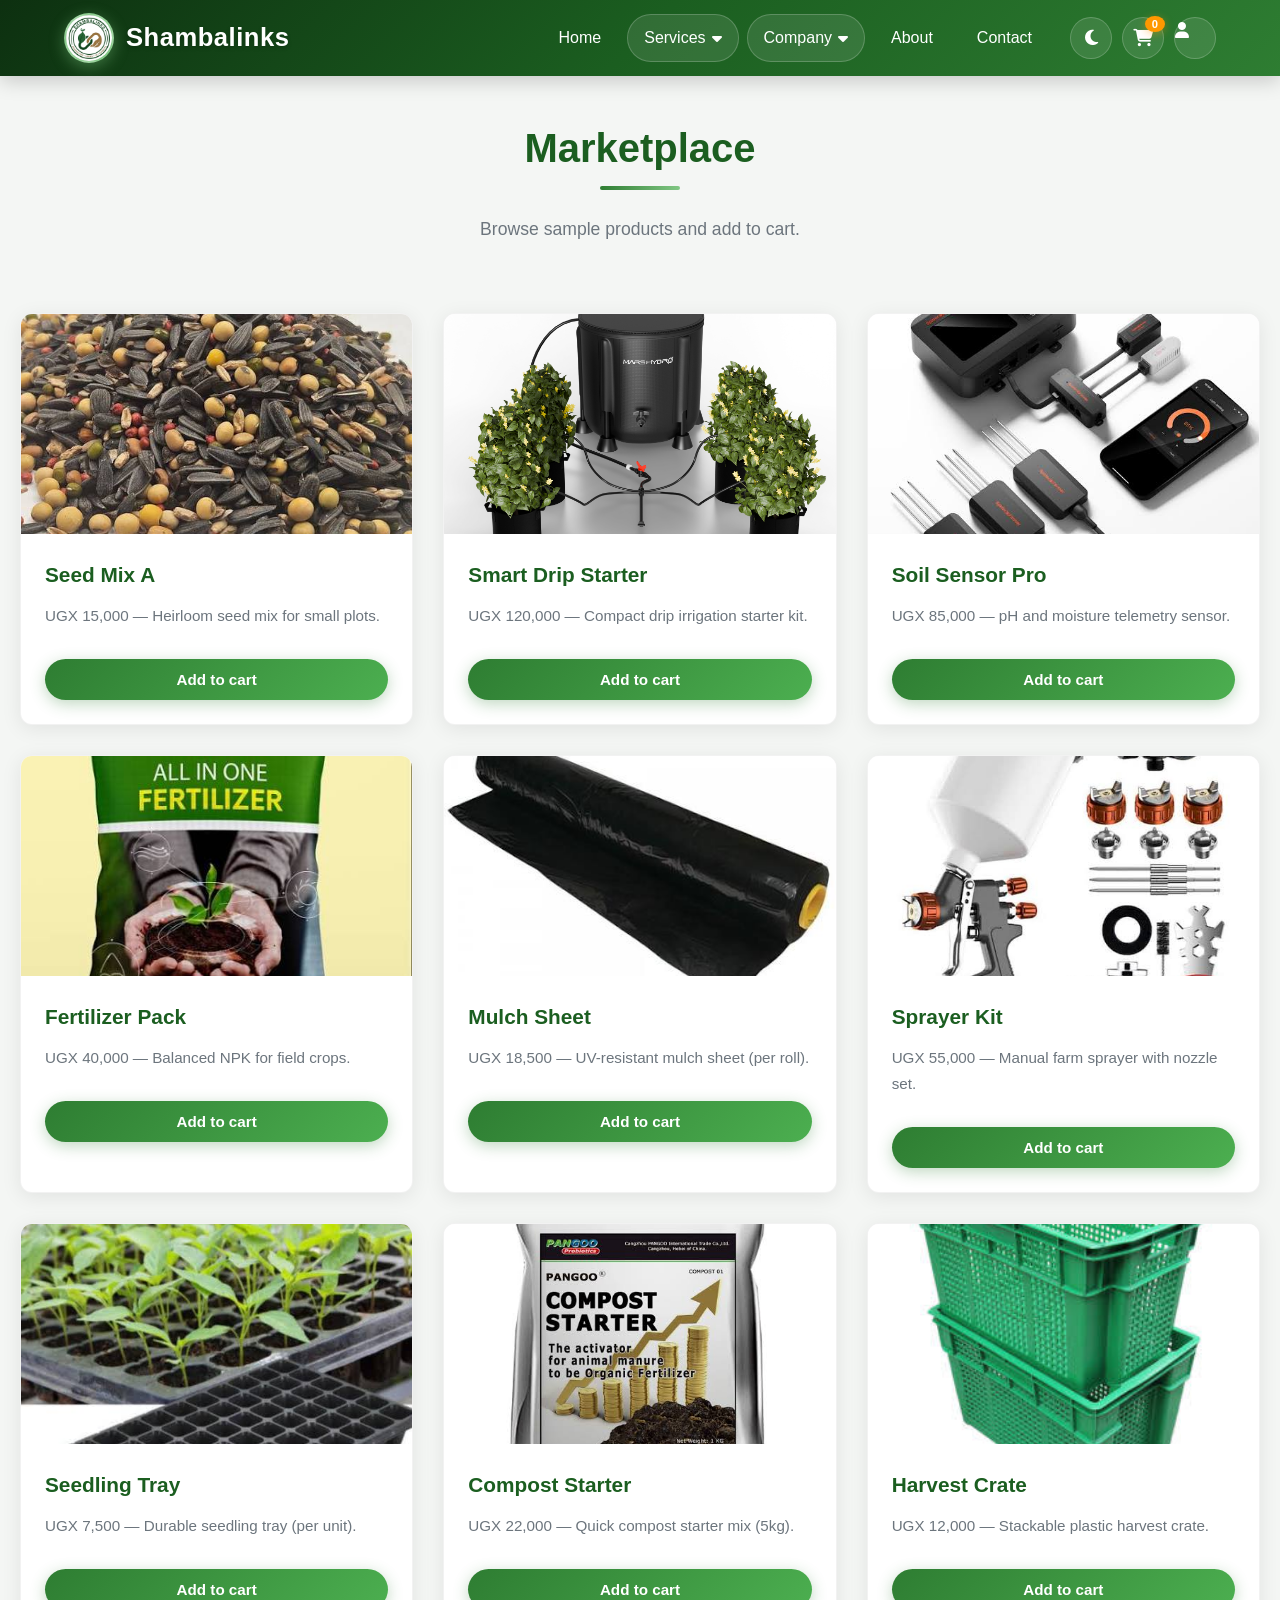
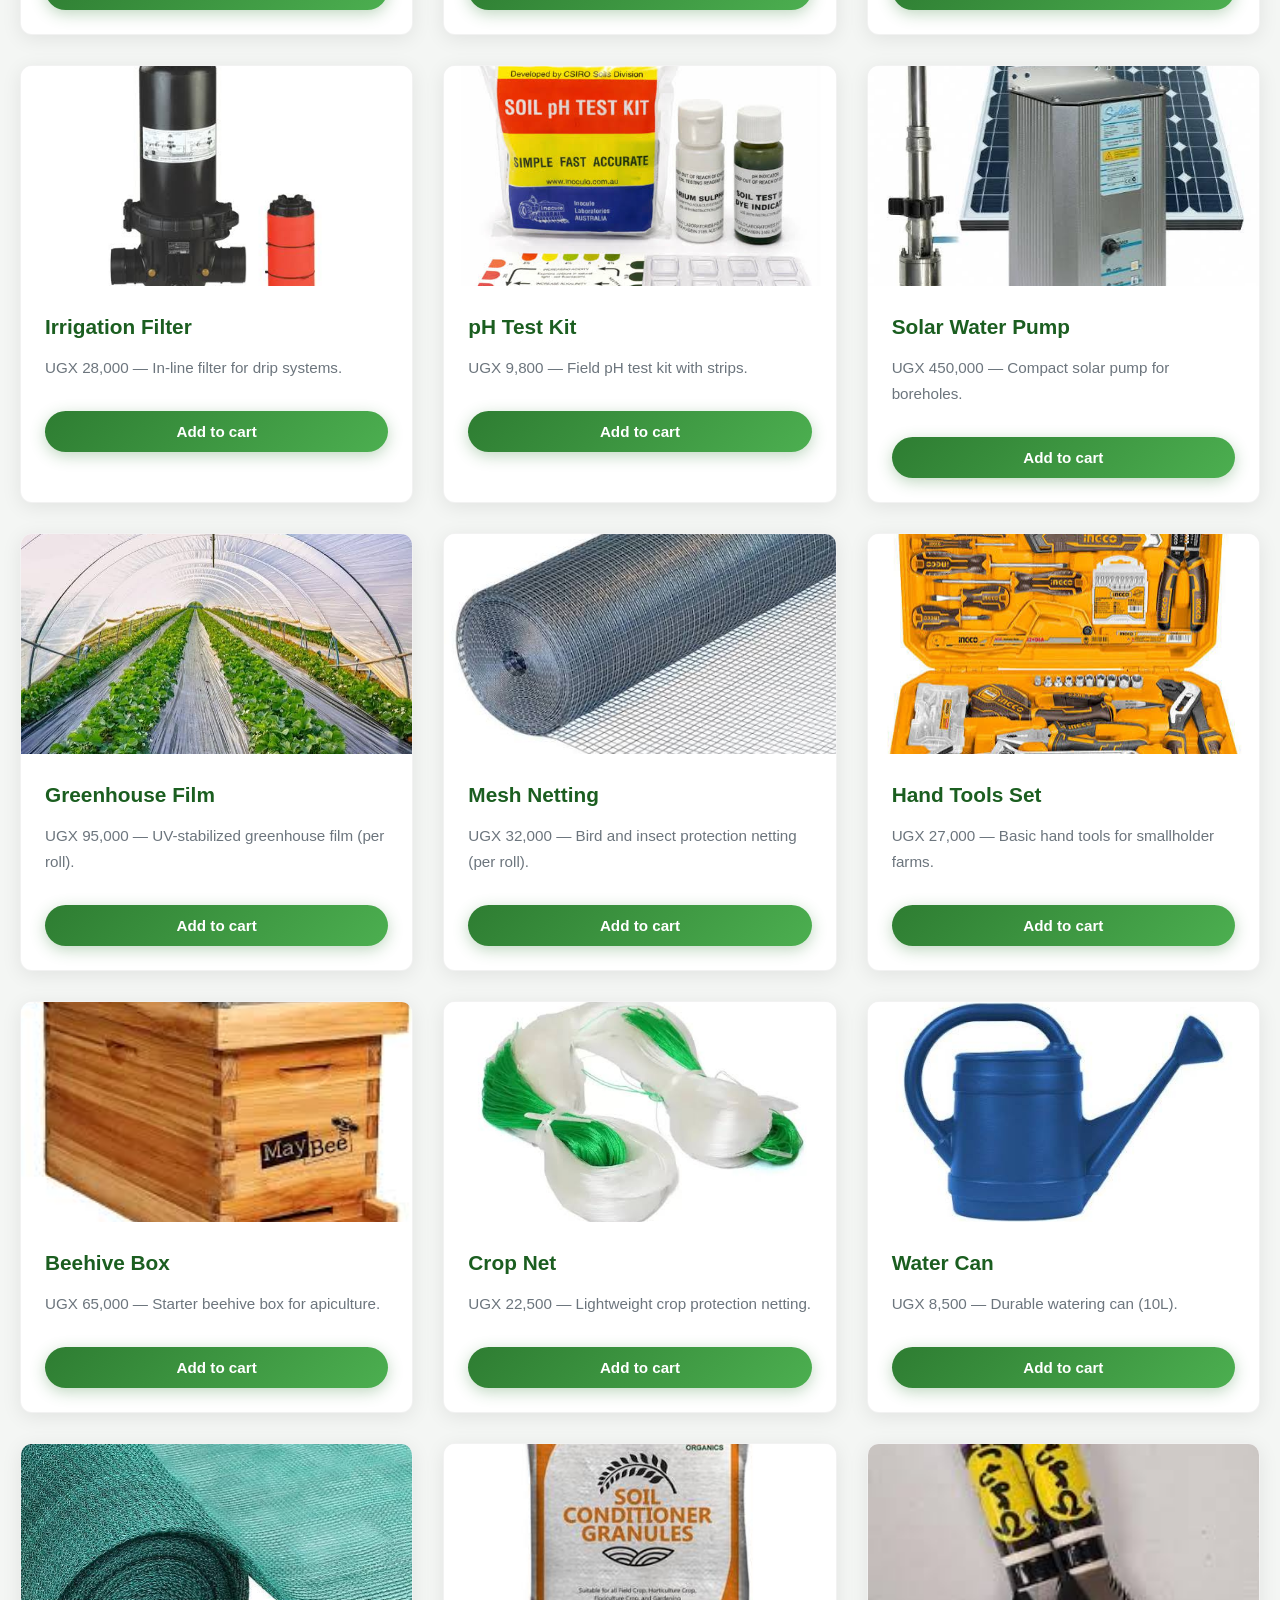
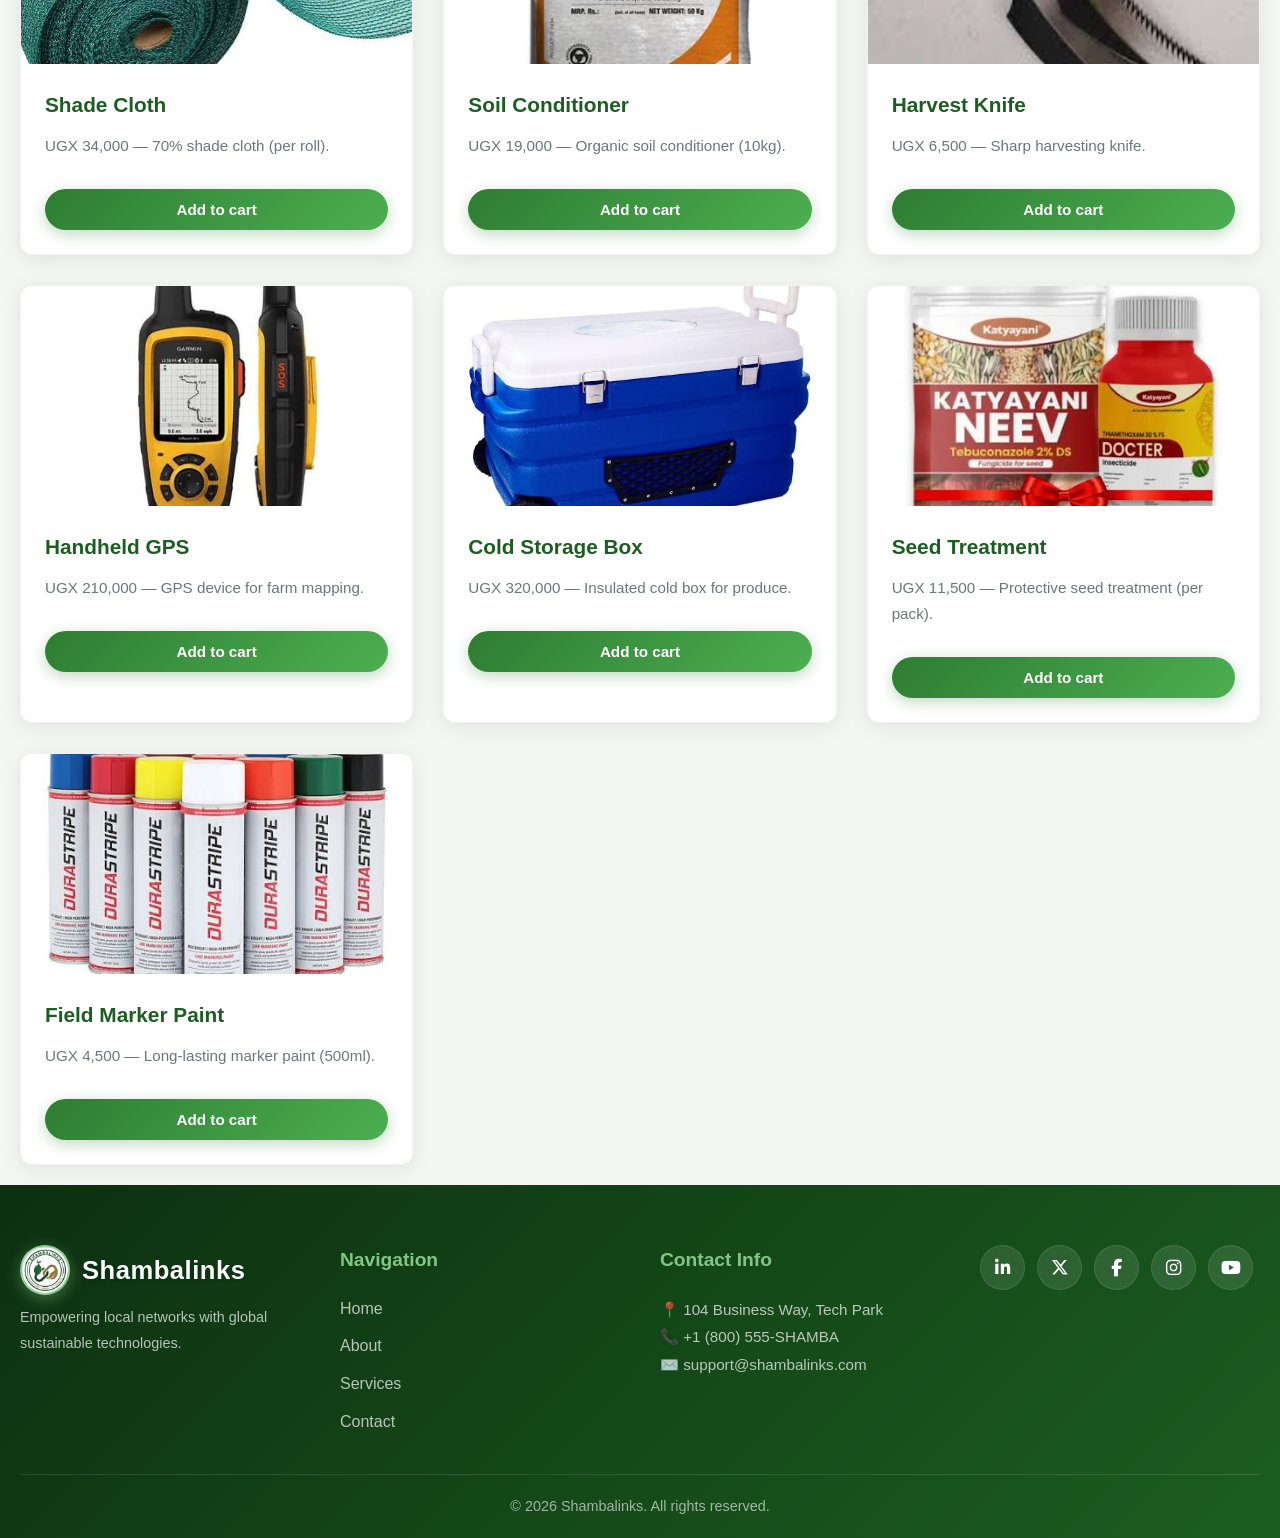
<file: pages/marketplace.html>
<!DOCTYPE html>
<html lang="en">
<head>
  <meta charset="utf-8">
  <meta name="viewport" content="width=device-width,initial-scale=1">
  <title>Marketplace - Shambalinks</title>
  <link rel="stylesheet" href="../Assets/css/style.css">
  <link rel="stylesheet" href="https://cdnjs.cloudflare.com/ajax/libs/font-awesome/6.5.1/css/all.min.css">
</head>
<body>
  <header>
    <div class="nav-container">
      <a href="../index.html" class="logo-container">
        <div class="logo-placeholder">
          <img src="../Assets/images/shambalink logo.jpg" alt="SL" onerror="this.style.display='none'">
        </div>
        <div class="logo-text">Shambalinks</div>
      </a>
      <nav class="nav-menu">
          <div class="nav-left">
          <a href="../index.html">Home</a>
          <div class="nav-dropdown">
            <button class="dropbtn" aria-expanded="false">Services <i class="fa-solid fa-caret-down"></i></button>
            <div class="dropdown-content">
              <a href="marketplace.html"><i class="fa-solid fa-store"></i> Marketplace</a>
              <a href="consulting.html"><i class="fa-solid fa-handshake"></i> Consulting</a>
              <a href="Services.html#products"><i class="fa-solid fa-box"></i> Products</a>
            </div>
          </div>
          <div class="nav-dropdown">
            <button class="dropbtn" aria-expanded="false">Company <i class="fa-solid fa-caret-down"></i></button>
            <div class="dropdown-content">
              <a href="../index.html#team"><i class="fa-solid fa-users"></i> Our Team</a>
              <a href="../index.html#careers"><i class="fa-solid fa-briefcase"></i> Careers</a>
            </div>
          </div>
          <a href="About.html">About</a>
          <a href="contact.html">Contact</a>
        </div>
        <div class="nav-right">
          <button id="theme-toggle" aria-label="Toggle theme" title="Toggle theme"><i class="fa-solid fa-moon"></i></button>
          <button id="cart-btn" aria-label="Open cart" title="Cart"><i class="fa-solid fa-cart-shopping"></i><span id="cart-count" class="cart-count">0</span></button>
          <a href="login.html" id="login-link" class="btn-link icon-only" aria-label="Login" title="Login"><i class="fa-solid fa-user"></i><span class="sr-only">Login</span></a>
          <a href="profile.html" id="profile-link" class="btn-link" style="display:none"><i class="fa-solid fa-user-circle"></i> Profile</a>
        </div>
      </nav>
    </div>
  </header>
  <main>
    <section class="container">
      <div class="section-header"><h2>Marketplace</h2><p>Browse sample products and add to cart.</p></div>
      <div class="image-grid">
        <div class="card">
          <div class="card-img-wrapper">
            <img src="../Assets/images/seed mix.jpg" alt="Seed Mix A">
          </div>
          <div class="card-body">
            <h3>Seed Mix A</h3>
            <p class="product-description">UGX 15,000 — Heirloom seed mix for small plots.</p>
            <button class="btn" onclick="window.addToCart && window.addToCart({name:'Seed Mix A', price:15000, type:'product'})">Add to cart</button>
          </div>
        </div>
        <div class="card">
          <div class="card-img-wrapper">
            <img src="../Assets/images/Smart Drip Starter.jpg" alt="Smart Drip Starter">
          </div>
          <div class="card-body">
            <h3>Smart Drip Starter</h3>
            <p class="product-description">UGX 120,000 — Compact drip irrigation starter kit.</p>
            <button class="btn" onclick="window.addToCart && window.addToCart({name:'Smart Drip Starter', price:120000, type:'product'})">Add to cart</button>
          </div>
        </div>
        <div class="card">
          <div class="card-img-wrapper">
            <img src="../Assets/images/Soil Sensor Pro.jpg" alt="Soil Sensor Pro">
          </div>
          <div class="card-body">
            <h3>Soil Sensor Pro</h3>
            <p class="product-description">UGX 85,000 — pH and moisture telemetry sensor.</p>
            <button class="btn" onclick="window.addToCart && window.addToCart({name:'Soil Sensor Pro', price:85000, type:'product'})">Add to cart</button>
          </div>
        </div>
        <div class="card">
          <div class="card-img-wrapper">
            <img src="../Assets/images/Fertilizer Pack.jpg" alt="Fertilizer Pack">
          </div>
          <div class="card-body">
            <h3>Fertilizer Pack</h3>
            <p class="product-description">UGX 40,000 — Balanced NPK for field crops.</p>
            <button class="btn" onclick="window.addToCart && window.addToCart({name:'Fertilizer Pack', price:40000, type:'product'})">Add to cart</button>
          </div>
        </div>
        <div class="card">
          <div class="card-img-wrapper">
            <img src="../Assets/images/Mulch Sheet.jpg" alt="Mulch Sheet">
          </div>
          <div class="card-body">
            <h3>Mulch Sheet</h3>
            <p class="product-description">UGX 18,500 — UV-resistant mulch sheet (per roll).</p>
            <button class="btn" onclick="window.addToCart && window.addToCart({name:'Mulch Sheet', price:18500, type:'product'})">Add to cart</button>
          </div>
        </div>
        <div class="card">
          <div class="card-img-wrapper">
            <img src="../Assets/images/Sprayer Kit.jpg" alt="Sprayer Kit">
          </div>
          <div class="card-body">
            <h3>Sprayer Kit</h3>
            <p class="product-description">UGX 55,000 — Manual farm sprayer with nozzle set.</p>
            <button class="btn" onclick="window.addToCart && window.addToCart({name:'Sprayer Kit', price:55000, type:'product'})">Add to cart</button>
          </div>
        </div>
        <div class="card">
          <div class="card-img-wrapper">
            <img src="../Assets/images/Seedling Tray.jpg" alt="Seedling Tray">
          </div>
          <div class="card-body">
            <h3>Seedling Tray</h3>
            <p class="product-description">UGX 7,500 — Durable seedling tray (per unit).</p>
            <button class="btn" onclick="window.addToCart && window.addToCart({name:'Seedling Tray', price:7500, type:'product'})">Add to cart</button>
          </div>
        </div>
        <div class="card">
          <div class="card-img-wrapper">
            <img src="../Assets/images/Compost Starter.jpg" alt="Compost Starter">
          </div>
          <div class="card-body">
            <h3>Compost Starter</h3>
            <p class="product-description">UGX 22,000 — Quick compost starter mix (5kg).</p>
            <button class="btn" onclick="window.addToCart && window.addToCart({name:'Compost Starter', price:22000, type:'product'})">Add to cart</button>
          </div>
        </div>
        <div class="card">
          <div class="card-img-wrapper">
            <img src="../Assets/images/Harvest Crate.jpg" alt="Harvest Crate">
          </div>
          <div class="card-body">
            <h3>Harvest Crate</h3>
            <p class="product-description">UGX 12,000 — Stackable plastic harvest crate.</p>
            <button class="btn" onclick="window.addToCart && window.addToCart({name:'Harvest Crate', price:12000, type:'product'})">Add to cart</button>
          </div>
        </div>
        <div class="card">
          <div class="card-img-wrapper">
            <img src="../Assets/images/Irrigation Filter.jpg" alt="Irrigation Filter">
          </div>
          <div class="card-body">
            <h3>Irrigation Filter</h3>
            <p class="product-description">UGX 28,000 — In-line filter for drip systems.</p>
            <button class="btn" onclick="window.addToCart && window.addToCart({name:'Irrigation Filter', price:28000, type:'product'})">Add to cart</button>
          </div>
        </div>
        <div class="card">
          <div class="card-img-wrapper">
            <img src="../Assets/images/pH Test Kit.jpg" alt="pH Test Kit">
          </div>
          <div class="card-body">
            <h3>pH Test Kit</h3>
            <p class="product-description">UGX 9,800 — Field pH test kit with strips.</p>
            <button class="btn" onclick="window.addToCart && window.addToCart({name:'pH Test Kit', price:9800, type:'product'})">Add to cart</button>
          </div>
        </div>
        <div class="card">
          <div class="card-img-wrapper">
            <img src="../Assets/images/Solar Water Pump.jpg" alt="Solar Water Pump">
          </div>
          <div class="card-body">
            <h3>Solar Water Pump</h3>
            <p class="product-description">UGX 450,000 — Compact solar pump for boreholes.</p>
            <button class="btn" onclick="window.addToCart && window.addToCart({name:'Solar Water Pump', price:450000, type:'product'})">Add to cart</button>
          </div>
        </div>
        <div class="card">
          <div class="card-img-wrapper">
            <img src="../Assets/images/Greenhouse Film.jpg" alt="Greenhouse Film">
          </div>
          <div class="card-body">
            <h3>Greenhouse Film</h3>
            <p class="product-description">UGX 95,000 — UV-stabilized greenhouse film (per roll).</p>
            <button class="btn" onclick="window.addToCart && window.addToCart({name:'Greenhouse Film', price:95000, type:'product'})">Add to cart</button>
          </div>
        </div>
        <div class="card">
          <div class="card-img-wrapper">
            <img src="../Assets/images/Mesh Netting.jpg" alt="Mesh Netting">
          </div>
          <div class="card-body">
            <h3>Mesh Netting</h3>
            <p class="product-description">UGX 32,000 — Bird and insect protection netting (per roll).</p>
            <button class="btn" onclick="window.addToCart && window.addToCart({name:'Mesh Netting', price:32000, type:'product'})">Add to cart</button>
          </div>
        </div>
        <div class="card">
          <div class="card-img-wrapper">
            <img src="../Assets/images/Hand Tools Set.jpg" alt="Hand Tools Set">
          </div>
          <div class="card-body">
            <h3>Hand Tools Set</h3>
            <p class="product-description">UGX 27,000 — Basic hand tools for smallholder farms.</p>
            <button class="btn" onclick="window.addToCart && window.addToCart({name:'Hand Tools Set', price:27000, type:'product'})">Add to cart</button>
          </div>
        </div>
        <div class="card">
          <div class="card-img-wrapper">
            <img src="../Assets/images/Beehive Box.jpg" alt="Beehive Box">
          </div>
          <div class="card-body">
            <h3>Beehive Box</h3>
            <p class="product-description">UGX 65,000 — Starter beehive box for apiculture.</p>
            <button class="btn" onclick="window.addToCart && window.addToCart({name:'Beehive Box', price:65000, type:'product'})">Add to cart</button>
          </div>
        </div>
        <div class="card">
          <div class="card-img-wrapper">
            <img src="../Assets/images/Crop Net.jpg" alt="Crop Net">
          </div>
          <div class="card-body">
            <h3>Crop Net</h3>
            <p class="product-description">UGX 22,500 — Lightweight crop protection netting.</p>
            <button class="btn" onclick="window.addToCart && window.addToCart({name:'Crop Net', price:22500, type:'product'})">Add to cart</button>
          </div>
        </div>
        <div class="card">
          <div class="card-img-wrapper">
            <img src="../Assets/images/Water Can.jpg" alt="Water Can">
          </div>
          <div class="card-body">
            <h3>Water Can</h3>
            <p class="product-description">UGX 8,500 — Durable watering can (10L).</p>
            <button class="btn" onclick="window.addToCart && window.addToCart({name:'Water Can', price:8500, type:'product'})">Add to cart</button>
          </div>
        </div>
        <div class="card">
          <div class="card-img-wrapper">
            <img src="../Assets/images/Shade Cloth.jpg" alt="Shade Cloth">
          </div>
          <div class="card-body">
            <h3>Shade Cloth</h3>
            <p class="product-description">UGX 34,000 — 70% shade cloth (per roll).</p>
            <button class="btn" onclick="window.addToCart && window.addToCart({name:'Shade Cloth', price:34000, type:'product'})">Add to cart</button>
          </div>
        </div>
        <div class="card">
          <div class="card-img-wrapper">
            <img src="../Assets/images/Soil Conditioner.jpg" alt="Soil Conditioner">
          </div>
          <div class="card-body">
            <h3>Soil Conditioner</h3>
            <p class="product-description">UGX 19,000 — Organic soil conditioner (10kg).</p>
            <button class="btn" onclick="window.addToCart && window.addToCart({name:'Soil Conditioner', price:19000, type:'product'})">Add to cart</button>
          </div>
        </div>
        <div class="card">
          <div class="card-img-wrapper">
            <img src="../Assets/images/Harvest Knife.jpg" alt="Harvest Knife">
          </div>
          <div class="card-body">
            <h3>Harvest Knife</h3>
            <p class="product-description">UGX 6,500 — Sharp harvesting knife.</p>
            <button class="btn" onclick="window.addToCart && window.addToCart({name:'Harvest Knife', price:6500, type:'product'})">Add to cart</button>
          </div>
        </div>
        <div class="card">
          <div class="card-img-wrapper">
            <img src="../Assets/images/Handheld GPS.jpg" alt="Handheld GPS">
          </div>
          <div class="card-body">
            <h3>Handheld GPS</h3>
            <p class="product-description">UGX 210,000 — GPS device for farm mapping.</p>
            <button class="btn" onclick="window.addToCart && window.addToCart({name:'Handheld GPS', price:210000, type:'product'})">Add to cart</button>
          </div>
        </div>
        <div class="card">
          <div class="card-img-wrapper">
            <img src="../Assets/images/Cold Storage Box.jpg" alt="Cold Storage Box">
          </div>
          <div class="card-body">
            <h3>Cold Storage Box</h3>
            <p class="product-description">UGX 320,000 — Insulated cold box for produce.</p>
            <button class="btn" onclick="window.addToCart && window.addToCart({name:'Cold Storage Box', price:320000, type:'product'})">Add to cart</button>
          </div>
        </div>
        <div class="card">
          <div class="card-img-wrapper">
            <img src="../Assets/images/Seed Treatment.jpg" alt="Seed Treatment">
          </div>
          <div class="card-body">
            <h3>Seed Treatment</h3>
            <p class="product-description">UGX 11,500 — Protective seed treatment (per pack).</p>
            <button class="btn" onclick="window.addToCart && window.addToCart({name:'Seed Treatment', price:11500, type:'product'})">Add to cart</button>
          </div>
        </div>
        <div class="card">
          <div class="card-img-wrapper">
            <img src="../Assets/images/Field Marker Paint.jpg" alt="Field Marker Paint">
          </div>
          <div class="card-body">
            <h3>Field Marker Paint</h3>
            <p class="product-description">UGX 4,500 — Long-lasting marker paint (500ml).</p>
            <button class="btn" onclick="window.addToCart && window.addToCart({name:'Field Marker Paint', price:4500, type:'product'})">Add to cart</button>
          </div>
        </div>
      </div>
    </section>
  </main>
 <footer>
        <div class="footer-container">
            <div class="footer-col">
                <div class="logo-container">
                    <div class="logo-placeholder">
                        <img src="../Assets/images/shambalink logo.jpg" alt="SL" onerror="this.style.display='none'">
                    </div>
                    <div class="logo-text">Shambalinks</div>
                </div>
                <p style="margin-top: 10px; font-size: 0.9rem;">Empowering local networks with global sustainable technologies.</p>
            </div>
            <div class="footer-col">
                <h4>Navigation</h4>
                <div class="footer-nav">
                    <a href="../index.html">Home</a>
                    <a href="About.html">About</a>
                    <a href="Services.html">Services</a>
                    <a href="contact.html">Contact</a>
                </div>
            </div>
            <div class="footer-col">
                <h4>Contact Info</h4>
                <p>📍 104 Business Way, Tech Park</p>
                <p>📞 +1 (800) 555-SHAMBA</p>
                <p>✉️ support@shambalinks.com</p>
            </div>
            <div class="footer-col">
               <div class="social-links">
                <a href="https://linkedin.com" target="_blank" aria-label="LinkedIn"><i class="fa-brands fa-linkedin-in"></i></a>
                <a href="https://twitter.com" target="_blank" aria-label="Twitter"><i class="fa-brands fa-x-twitter"></i></a>
                <a href="https://facebook.com" target="_blank" aria-label="Facebook"><i class="fa-brands fa-facebook-f"></i></a>
                <a href="https://instagram.com" target="_blank" aria-label="Instagram"><i class="fa-brands fa-instagram"></i></a>
                <a href="https://youtube.com" target="_blank" aria-label="YouTube"><i class="fa-brands fa-youtube"></i></a>
            </div>
            </div>
        </div>
        <div class="footer-bottom">
            <p>&copy; 2026 Shambalinks. All rights reserved.</p>
        </div>
    </footer>


  <script src="../Assets/js/script.js"></script>
</body>
</html>
</file>
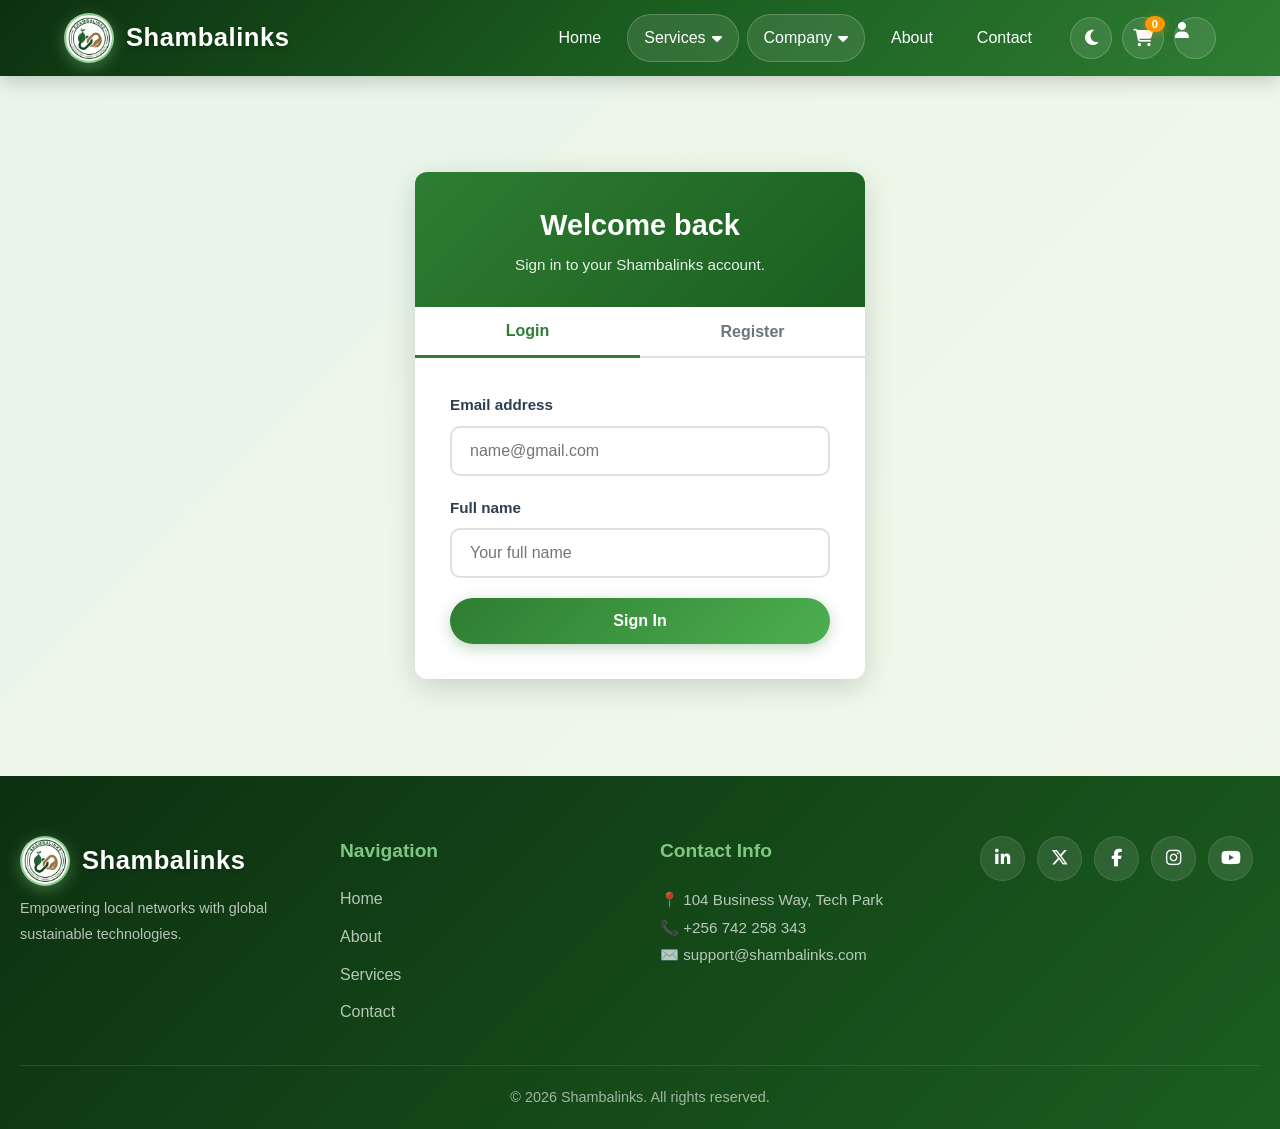
<file: pages/profile.html>
<!DOCTYPE html>
<html lang="en">
<head>
    <meta charset="UTF-8">
    <meta name="viewport" content="width=device-width, initial-scale=1.0">
    <title>Profile - Shambalinks</title>
    <link rel="stylesheet" href="../Assets/css/style.css">
    <link rel="stylesheet" href="https://cdnjs.cloudflare.com/ajax/libs/font-awesome/6.5.1/css/all.min.css">
</head>
<body>
    <header>
        <div class="nav-container">
            <a href="../index.html" class="logo-container">
                <div class="logo-placeholder">
                    <img src="../Assets/images/shambalink logo.jpg" alt="SL" onerror="this.style.display='none'">
                </div>
                <div class="logo-text">Shambalinks</div>
            </a>
            <nav class="nav-menu">
                <div class="nav-left">
                    <a href="../index.html">Home</a>
                    <div class="nav-dropdown">
                        <button class="dropbtn">Services <i class="fa-solid fa-caret-down"></i></button>
                        <div class="dropdown-content">
                            <a href="marketplace.html"><i class="fa-solid fa-store"></i> Marketplace</a>
                            <a href="consulting.html"><i class="fa-solid fa-handshake"></i> Consulting</a>
                            <a href="Services.html#products"><i class="fa-solid fa-box"></i> Products</a>
                        </div>
                    </div>
                    <div class="nav-dropdown">
                        <button class="dropbtn">Company <i class="fa-solid fa-caret-down"></i></button>
                        <div class="dropdown-content">
                            <a href="../index.html#team"><i class="fa-solid fa-users"></i> Our Team</a>
                            <a href="../index.html#careers"><i class="fa-solid fa-briefcase"></i> Careers</a>
                        </div>
                    </div>
                    <a href="About.html">About</a>
                    <a href="contact.html">Contact</a>
                </div>
                <div class="nav-right">
                    <button id="theme-toggle" aria-label="Toggle theme" title="Toggle theme"><i class="fa-solid fa-moon"></i></button>
                    <button id="cart-btn" aria-label="Open cart" title="Cart"><i class="fa-solid fa-cart-shopping"></i><span id="cart-count" class="cart-count">0</span></button>
                    <a href="profile.html" id="profile-link" class="btn-link"><i class="fa-solid fa-user-circle"></i> Profile</a>
                </div>
            </nav>
        </div>
    </header>

    <main class="container">
        <section class="section-header">
            <h2>Your Profile</h2>
            <p>Welcome to your account, where your account details and shopping activity live.</p>
        </section>

        <div class="profile-panel">
            <div class="profile-hero">
                <div class="user-avatar" id="profile-avatar">A</div>
                <div>
                    <p class="muted-label">Account holder</p>
                    <h3 id="profile-name">-</h3>
                </div>
            </div>
            <div class="profile-details">
                <div>
                    <label>Email</label>
                    <p id="profile-email">-</p>
                </div>
                <div>
                    <label>Joined on</label>
                    <p id="profile-joined">-</p>
                </div>
                <div>
                    <label>Account status</label>
                    <p>Active</p>
                </div>
            </div>
            <button id="signout" class="btn">Sign Out</button>
        </div>
    </main>

    <script src="../Assets/js/script.js"></script>
    <script>
        function getUser(){ try { return JSON.parse(localStorage.getItem('shambalinks_user')) } catch(e){ return null } }
        const user = getUser();
        if (!user){ window.location.href = 'login.html'; }
        else {
            const name = user.name || 'Member';
            const avatar = name.charAt(0).toUpperCase();
            document.getElementById('profile-avatar').textContent = avatar;
            document.getElementById('profile-name').textContent = name;
            document.getElementById('profile-email').textContent = user.email || '-';
            document.getElementById('profile-joined').textContent = new Date(user.joined || Date.now()).toLocaleDateString();
        }

        document.getElementById('signout').addEventListener('click', ()=>{
            localStorage.removeItem('shambalinks_user');
            window.location.href = '../index.html';
        });
    </script>
</body>
</html>
</file>
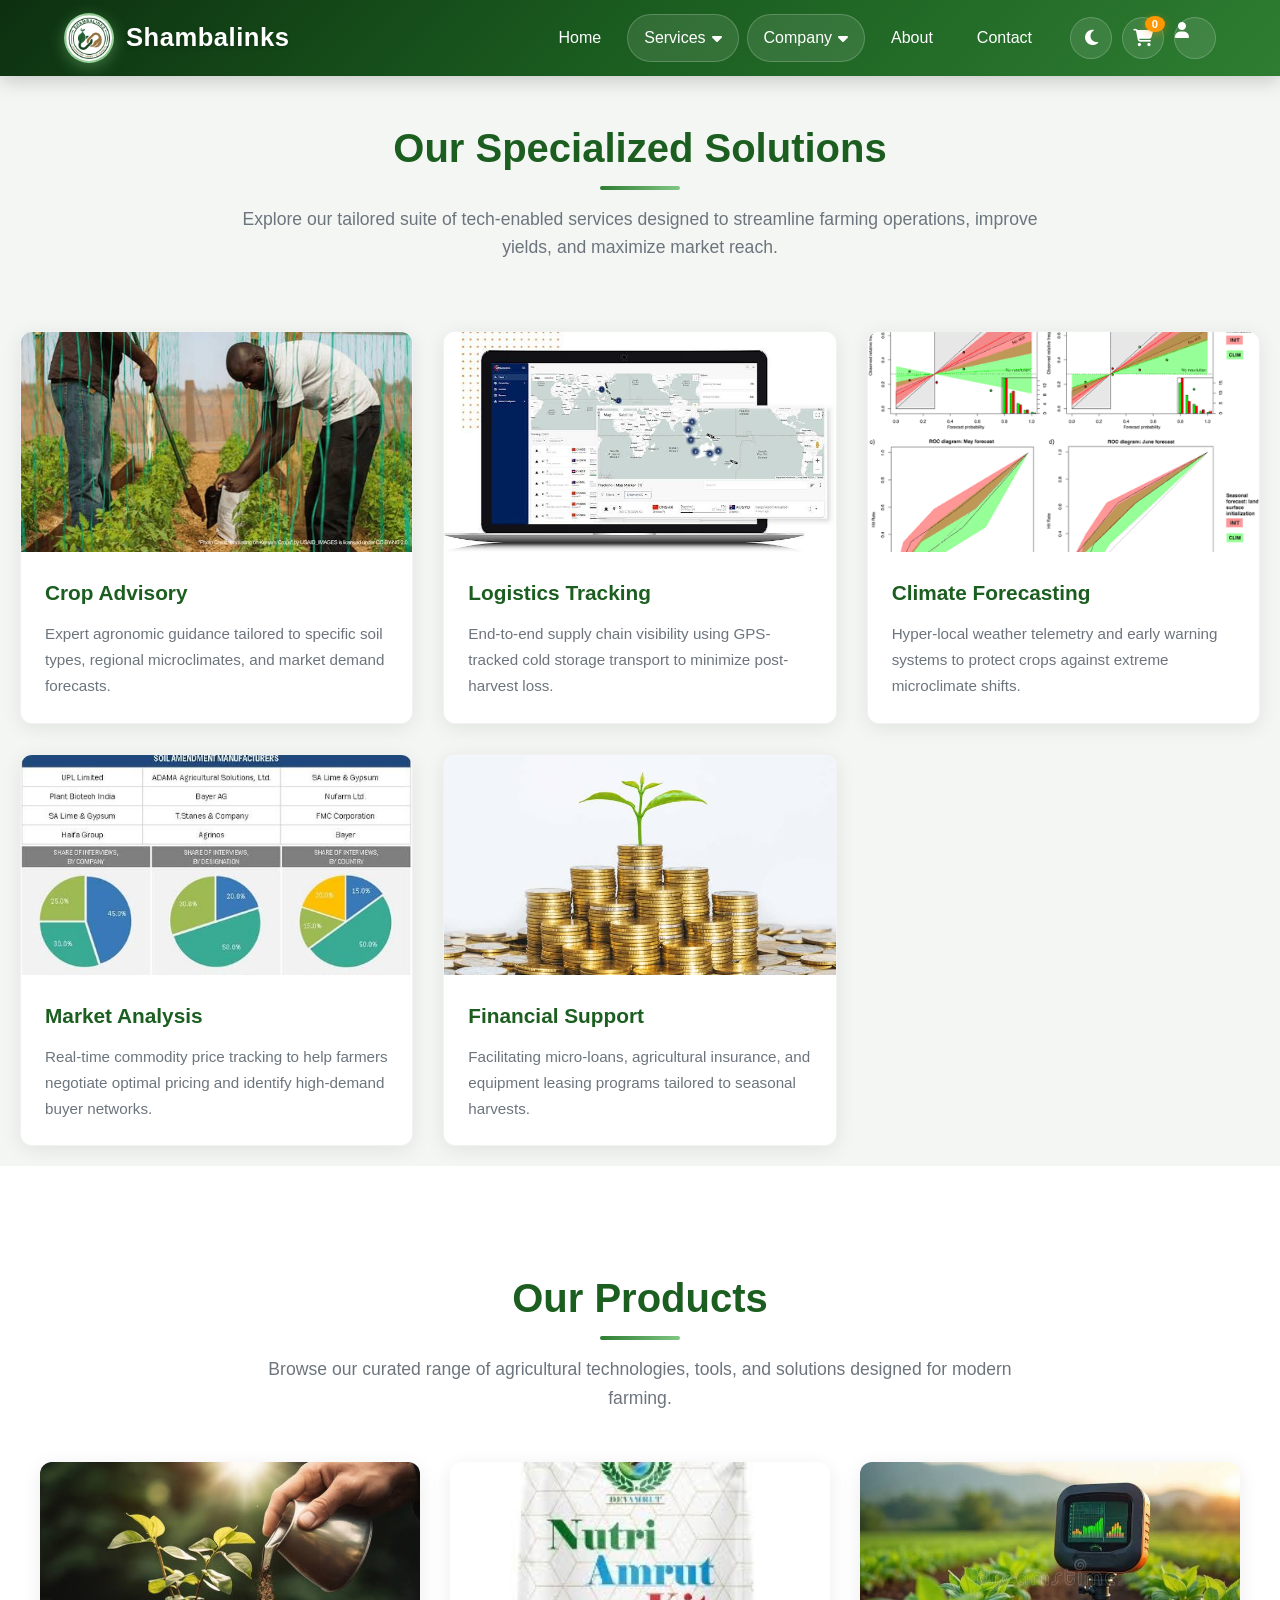
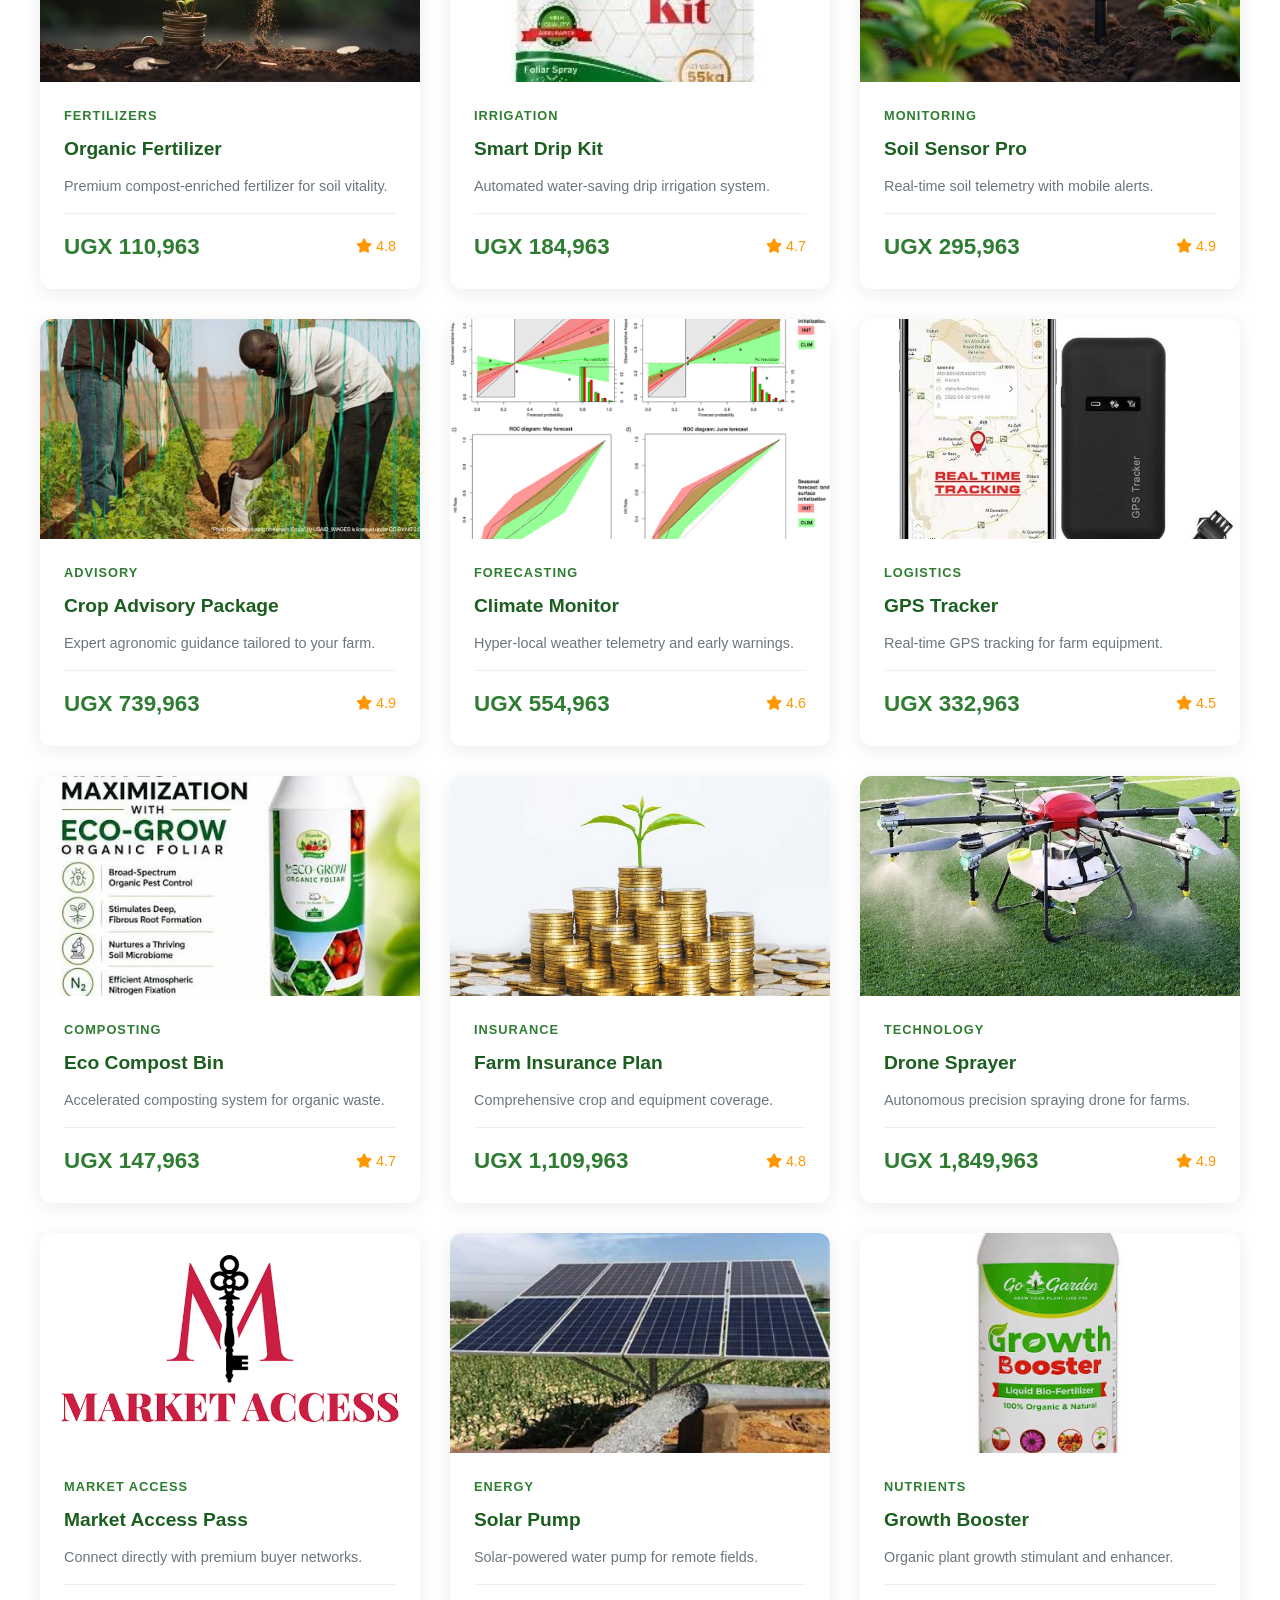
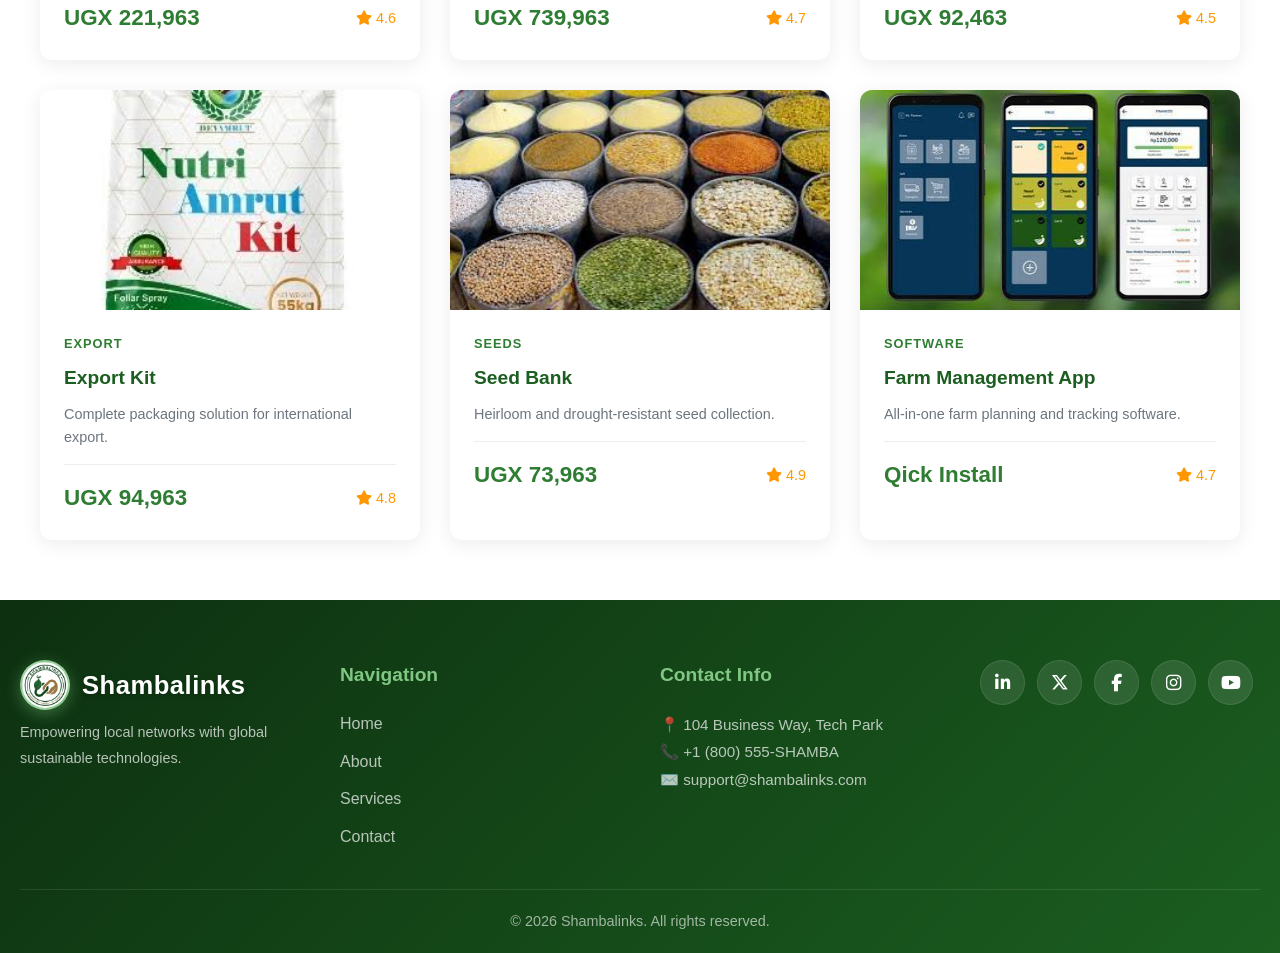
<file: pages/Services.html>
<!DOCTYPE html>
<html lang="en">
<head>
    <meta charset="UTF-8">
    <meta name="viewport" content="width=device-width, initial-scale=1.0">
    <title>Shambalinks - Services</title>
    <link rel="stylesheet" href="../Assets/css/style.css">
    <link rel="stylesheet" href="https://cdnjs.cloudflare.com/ajax/libs/font-awesome/6.5.1/css/all.min.css">
</head>
<body>
    <header>
        <div class="nav-container">
            <a href="../index.html" class="logo-container">
                <div class="logo-placeholder">
                    <img src="../Assets/images/shambalink logo.jpg" alt="SL" onerror="this.style.display='none'">
                </div>
                <div class="logo-text">Shambalinks</div>
            </a>
            <nav class="nav-menu">
                <div class="nav-left">
                    <a href="../index.html">Home</a>
                    <div class="nav-dropdown">
                        <button class="dropbtn">Services <i class="fa-solid fa-caret-down"></i></button>
                        <div class="dropdown-content">
                            <a href="marketplace.html"><i class="fa-solid fa-store"></i> Marketplace</a>
                            <a href="consulting.html"><i class="fa-solid fa-handshake"></i> Consulting</a>
                            <a href="#products"><i class="fa-solid fa-box"></i> Products</a>
                            <a href="#image-editor"><i class="fa-solid fa-image"></i> Image Editor</a>
                        </div>
                    </div>
                    <div class="nav-dropdown">
                        <button class="dropbtn">Company <i class="fa-solid fa-caret-down"></i></button>
                        <div class="dropdown-content">
                            <a href="About.html"><i class="fa-solid fa-info-circle"></i> About Us</a>
                            <a href="contact.html"><i class="fa-solid fa-envelope"></i> Contact</a>
                            <a href="../index.html#team"><i class="fa-solid fa-users"></i> Our Team</a>
                            <a href="../index.html#careers"><i class="fa-solid fa-briefcase"></i> Careers</a>
                        </div>
                    </div>
                    <a href="About.html">About</a>
                    <a href="contact.html">Contact</a>
                </div>
                <div class="nav-right">
                    <button id="theme-toggle" aria-label="Toggle theme" title="Toggle theme"><i class="fa-solid fa-moon"></i></button>
                    <button id="cart-btn" aria-label="Open cart" title="Cart"><i class="fa-solid fa-cart-shopping"></i><span id="cart-count" class="cart-count">0</span></button>
                    <a href="login.html" id="login-link" class="btn-link icon-only" aria-label="Login" title="Login"><i class="fa-solid fa-user"></i><span class="sr-only">Login</span></a>
                    <a href="profile.html" id="profile-link" class="btn-link" style="display:none"><i class="fa-solid fa-user-circle"></i> Profile</a>
                </div>
            </nav>
        </div>
    </header>

    <main class="container">
        <div class="section-header">
            <h2>Our Specialized Solutions</h2>
            <p style="max-width: 800px; margin: 10px auto 0;">Explore our tailored suite of tech-enabled services designed to streamline farming operations, improve yields, and maximize market reach.</p>
        </div>

        <!-- Section with 5 Cards -->
        <div class="image-grid">
            <div class="card">
                <img src="../Assets/images/Crop Advisory Package.jpeg" alt="Crop Advisory">
                <div class="card-body">
                    <h3>Crop Advisory</h3>
                    <p>Expert agronomic guidance tailored to specific soil types, regional microclimates, and market demand forecasts.</p>
                </div>
            </div>
            <div class="card">
                <img src="../Assets/images/logistic tracking.jpeg" alt="Logistics Tracking">
                <div class="card-body">
                    <h3>Logistics Tracking</h3>
                    <p>End-to-end supply chain visibility using GPS-tracked cold storage transport to minimize post-harvest loss.</p>
                </div>
            </div>
            <div class="card">
                <img src="../Assets/images/climate.png" alt="Climate Forecasting">
                <div class="card-body">
                    <h3>Climate Forecasting</h3>
                    <p>Hyper-local weather telemetry and early warning systems to protect crops against extreme microclimate shifts.</p>
                </div>
            </div>
            <div class="card">
                <img src="../Assets/images/market distribution.jpeg" alt="Market Analysis">
                <div class="card-body">
                    <h3>Market Analysis</h3>
                    <p>Real-time commodity price tracking to help farmers negotiate optimal pricing and identify high-demand buyer networks.</p>
                </div>
            </div>
            <div class="card">
                <img src="../Assets/images/financial.jpeg" alt="Financial Support">
                <div class="card-body">
                    <h3>Financial Support</h3>
                    <p>Facilitating micro-loans, agricultural insurance, and equipment leasing programs tailored to seasonal harvests.</p>
                </div>
            </div>
        </div>
    </main>

    <!-- Products Section with 15 Products -->
    <section id="products" class="products-section">
        <div class="container">
            <div class="section-header">
                <h2>Our Products</h2>
                <p style="max-width: 800px; margin: 10px auto 0;">Browse our curated range of agricultural technologies, tools, and solutions designed for modern farming.</p>
            </div>
            <div class="products-grid">
                <div class="product-card">
                    <div class="product-image">
                        <img src="../Assets/images/organic.jpeg" alt="Organic Fertilizer">
                        <div class="product-overlay">
                            <button class="btn" onclick="window.addToCart && window.addToCart({name:'Organic Fertilizer', price:110963, type:'product'})"><i class="fa-solid fa-cart-plus"></i> Add to Cart</button>
                        </div>
                    </div>
                    <div class="product-info">
                        <div class="product-category">Fertilizers</div>
                        <h3 class="product-name">Organic Fertilizer</h3>
                        <p class="product-description">Premium compost-enriched fertilizer for soil vitality.</p>
                        <div class="product-footer">
                            <span class="product-price">UGX 110,963</span>
                            <span class="product-rating"><i class="fa-solid fa-star"></i> 4.8</span>
                        </div>
                    </div>
                </div>
                <div class="product-card">
                    <div class="product-image">
                        <img src="../Assets/images/Export Kit.jpeg" alt="Smart Drip Kit">
                        <div class="product-overlay">
                            <button class="btn" onclick="window.addToCart && window.addToCart({name:'Smart Drip Kit', price:184963, type:'product'})"><i class="fa-solid fa-cart-plus"></i> Add to Cart</button>
                        </div>
                    </div>
                    <div class="product-info">
                        <div class="product-category">Irrigation</div>
                        <h3 class="product-name">Smart Drip Kit</h3>
                        <p class="product-description">Automated water-saving drip irrigation system.</p>
                        <div class="product-footer">
                            <span class="product-price">UGX 184,963</span>
                            <span class="product-rating"><i class="fa-solid fa-star"></i> 4.7</span>
                        </div>
                    </div>
                </div>
                <div class="product-card">
                    <div class="product-image">
                        <img src="../Assets/images/soil monitoring.jpeg" alt="Soil Sensor Pro">
                        <div class="product-overlay">
                            <button class="btn" onclick="window.addToCart && window.addToCart({name:'Soil Sensor Pro', price:295963, type:'product'})"><i class="fa-solid fa-cart-plus"></i> Add to Cart</button>
                        </div>
                    </div>
                    <div class="product-info">
                        <div class="product-category">Monitoring</div>
                        <h3 class="product-name">Soil Sensor Pro</h3>
                        <p class="product-description">Real-time soil telemetry with mobile alerts.</p>
                        <div class="product-footer">
                            <span class="product-price">UGX 295,963</span>
                            <span class="product-rating"><i class="fa-solid fa-star"></i> 4.9</span>
                        </div>
                    </div>
                </div>
                <div class="product-card">
                    <div class="product-image">
                        <img src="../Assets/images/Crop Advisory Package.jpeg" alt="Crop Advisory Package">
                        <div class="product-overlay">
                            <button class="btn" onclick="window.addToCart && window.addToCart({name:'Crop Advisory Package', price:739963, type:'product'})"><i class="fa-solid fa-cart-plus"></i> Add to Cart</button>
                        </div>
                    </div>
                    <div class="product-info">
                        <div class="product-category">Advisory</div>
                        <h3 class="product-name">Crop Advisory Package</h3>
                        <p class="product-description">Expert agronomic guidance tailored to your farm.</p>
                        <div class="product-footer">
                            <span class="product-price">UGX 739,963</span>
                            <span class="product-rating"><i class="fa-solid fa-star"></i> 4.9</span>
                        </div>
                    </div>
                </div>
                <div class="product-card">
                    <div class="product-image">
                        <img src="../Assets/images/climate.png" alt="Climate Monitor">
                        <div class="product-overlay">
                            <button class="btn" onclick="window.addToCart && window.addToCart({name:'Climate Monitor', price:554963, type:'product'})"><i class="fa-solid fa-cart-plus"></i> Add to Cart</button>
                        </div>
                    </div>
                    <div class="product-info">
                        <div class="product-category">Forecasting</div>
                        <h3 class="product-name">Climate Monitor</h3>
                        <p class="product-description">Hyper-local weather telemetry and early warnings.</p>
                        <div class="product-footer">
                            <span class="product-price">UGX 554,963</span>
                            <span class="product-rating"><i class="fa-solid fa-star"></i> 4.6</span>
                        </div>
                    </div>
                </div>
                <div class="product-card">
                    <div class="product-image">
                        <img src="../Assets/images/GPS Tracker.jpeg" alt="GPS Tracker">
                        <div class="product-overlay">
                            <button class="btn" onclick="window.addToCart && window.addToCart({name:'GPS Tracker', price:332963, type:'product'})"><i class="fa-solid fa-cart-plus"></i> Add to Cart</button>
                        </div>
                    </div>
                    <div class="product-info">
                        <div class="product-category">Logistics</div>
                        <h3 class="product-name">GPS Tracker</h3>
                        <p class="product-description">Real-time GPS tracking for farm equipment.</p>
                        <div class="product-footer">
                            <span class="product-price">UGX 332,963</span>
                            <span class="product-rating"><i class="fa-solid fa-star"></i> 4.5</span>
                        </div>
                    </div>
                </div>
                <div class="product-card">
                    <div class="product-image">
                        <img src="../Assets/images/eco.jpeg" alt="Eco Compost Bin">
                        <div class="product-overlay">
                            <button class="btn" onclick="window.addToCart && window.addToCart({name:'Eco Compost Bin', price:147963, type:'product'})"><i class="fa-solid fa-cart-plus"></i> Add to Cart</button>
                        </div>
                    </div>
                    <div class="product-info">
                        <div class="product-category">Composting</div>
                        <h3 class="product-name">Eco Compost Bin</h3>
                        <p class="product-description">Accelerated composting system for organic waste.</p>
                        <div class="product-footer">
                            <span class="product-price">UGX 147,963</span>
                            <span class="product-rating"><i class="fa-solid fa-star"></i> 4.7</span>
                        </div>
                    </div>
                </div>
                <div class="product-card">
                    <div class="product-image">
                        <img src="../Assets/images/financial.jpeg" alt="Farm Insurance Plan">
                        <div class="product-overlay">
                            <button class="btn" onclick="window.addToCart && window.addToCart({name:'Farm Insurance Plan', price:1109963, type:'product'})"><i class="fa-solid fa-cart-plus"></i> Add to Cart</button>
                        </div>
                    </div>
                    <div class="product-info">
                        <div class="product-category">Insurance</div>
                        <h3 class="product-name">Farm Insurance Plan</h3>
                        <p class="product-description">Comprehensive crop and equipment coverage.</p>
                        <div class="product-footer">
                            <span class="product-price">UGX 1,109,963</span>
                            <span class="product-rating"><i class="fa-solid fa-star"></i> 4.8</span>
                        </div>
                    </div>
                </div>
                <div class="product-card">
                    <div class="product-image">
                        <img src="../Assets/images/Drone Sprayer.jpeg" alt="Drone Sprayer">
                        <div class="product-overlay">
                            <button class="btn" onclick="window.addToCart && window.addToCart({name:'Drone Sprayer', price:1849963, type:'product'})"><i class="fa-solid fa-cart-plus"></i> Add to Cart</button>
                        </div>
                    </div>
                    <div class="product-info">
                        <div class="product-category">Technology</div>
                        <h3 class="product-name">Drone Sprayer</h3>
                        <p class="product-description">Autonomous precision spraying drone for farms.</p>
                        <div class="product-footer">
                            <span class="product-price">UGX 1,849,963</span>
                            <span class="product-rating"><i class="fa-solid fa-star"></i> 4.9</span>
                        </div>
                    </div>
                </div>
                <div class="product-card">
                    <div class="product-image">
                        <img src="../Assets/images/Market Access Pass.png" alt="Market Access Pass">
                        <div class="product-overlay">
                            <button class="btn" onclick="window.addToCart && window.addToCart({name:'Market Access Pass', price:221963, type:'product'})"><i class="fa-solid fa-cart-plus"></i> Add to Cart</button>
                        </div>
                    </div>
                    <div class="product-info">
                        <div class="product-category">Market Access</div>
                        <h3 class="product-name">Market Access Pass</h3>
                        <p class="product-description">Connect directly with premium buyer networks.</p>
                        <div class="product-footer">
                            <span class="product-price">UGX 221,963</span>
                            <span class="product-rating"><i class="fa-solid fa-star"></i> 4.6</span>
                        </div>
                    </div>
                </div>
                <div class="product-card">
                    <div class="product-image">
                        <img src="../Assets/images/Solar Pump.jpeg" alt="Solar Pump">
                        <div class="product-overlay">
                            <button class="btn" onclick="window.addToCart && window.addToCart({name:'Solar Pump', price:739963, type:'product'})"><i class="fa-solid fa-cart-plus"></i> Add to Cart</button>
                        </div>
                    </div>
                    <div class="product-info">
                        <div class="product-category">Energy</div>
                        <h3 class="product-name">Solar Pump</h3>
                        <p class="product-description">Solar-powered water pump for remote fields.</p>
                        <div class="product-footer">
                            <span class="product-price">UGX 739,963</span>
                            <span class="product-rating"><i class="fa-solid fa-star"></i> 4.7</span>
                        </div>
                    </div>
                </div>
                <div class="product-card">
                    <div class="product-image">
                        <img src="../Assets/images/Growth Booster.jpeg" alt="Growth Booster">
                        <div class="product-overlay">
                            <button class="btn" onclick="window.addToCart && window.addToCart({name:'Growth Booster', price:92463, type:'product'})"><i class="fa-solid fa-cart-plus"></i> Add to Cart</button>
                        </div>
                    </div>
                    <div class="product-info">
                        <div class="product-category">Nutrients</div>
                        <h3 class="product-name">Growth Booster</h3>
                        <p class="product-description">Organic plant growth stimulant and enhancer.</p>
                        <div class="product-footer">
                            <span class="product-price">UGX 92,463</span>
                            <span class="product-rating"><i class="fa-solid fa-star"></i> 4.5</span>
                        </div>
                    </div>
                </div>
                <div class="product-card">
                    <div class="product-image">
                        <img src="../Assets/images/Export Kit.jpeg" alt="Export Kit">
                        <div class="product-overlay">
                            <button class="btn" onclick="window.addToCart && window.addToCart({name:'Export Kit', price:1294963, type:'product'})"><i class="fa-solid fa-cart-plus"></i> Add to Cart</button>
                        </div>
                    </div>
                    <div class="product-info">
                        <div class="product-category">Export</div>
                        <h3 class="product-name">Export Kit</h3>
                        <p class="product-description">Complete packaging solution for international export.</p>
                        <div class="product-footer">
                            <span class="product-price">UGX 94,963</span>
                            <span class="product-rating"><i class="fa-solid fa-star"></i> 4.8</span>
                        </div>
                    </div>
                </div>
                <div class="product-card">
                    <div class="product-image">
                        <img src="../Assets/images/Seed Bank.jpeg" alt="Seed Bank">
                        <div class="product-overlay">
                            <button class="btn" onclick="window.addToCart && window.addToCart({name:'Seed Bank', price:73963, type:'product'})"><i class="fa-solid fa-cart-plus"></i> Add to Cart</button>
                        </div>
                    </div>
                    <div class="product-info">
                        <div class="product-category">Seeds</div>
                        <h3 class="product-name">Seed Bank</h3>
                        <p class="product-description">Heirloom and drought-resistant seed collection.</p>
                        <div class="product-footer">
                            <span class="product-price">UGX 73,963</span>
                            <span class="product-rating"><i class="fa-solid fa-star"></i> 4.9</span>
                        </div>
                    </div>
                </div>
                <div class="product-card">
                    <div class="product-image">
                        <img src="../Assets/images/Farm Management App" alt="Farm Management App">
                        <div class="product-overlay">
                            <button class="btn" onclick="window.addToCart && window.addToCart({name:'Farm Management App', price:36963, type:'product'})"><i class="fa-solid fa-cart-plus"></i> Add to Cart</button>
                        </div>
                    </div>
                    <div class="product-info">
                        <div class="product-category">Software</div>
                        <h3 class="product-name">Farm Management App</h3>
                        <p class="product-description">All-in-one farm planning and tracking software.</p>
                        <div class="product-footer">
                            <span class="product-price">Qick Install</span>
                            <span class="product-rating"><i class="fa-solid fa-star"></i> 4.7</span>
                        </div>
                    </div>
                </div>
            </div>
        </div>
    </section>

    <footer>
        <div class="footer-container">
            <div class="footer-col">
                <div class="logo-container">
                    <div class="logo-placeholder">
                        <img src="../Assets/images/shambalink logo.jpg" alt="SL" onerror="this.style.display='none'">
                    </div>
                    <div class="logo-text">Shambalinks</div>
                </div>
                <p style="margin-top: 10px; font-size: 0.9rem;">Empowering local networks with global sustainable technologies.</p>
            </div>
            <div class="footer-col">
                <h4>Navigation</h4>
                <div class="footer-nav">
                    <a href="../index.html">Home</a>
                    <a href="About.html">About</a>
                    <a href="Services.html">Services</a>
                    <a href="contact.html">Contact</a>
                </div>
            </div>
            <div class="footer-col">
                <h4>Contact Info</h4>
                <p>📍 104 Business Way, Tech Park</p>
                <p>📞 +1 (800) 555-SHAMBA</p>
                <p>✉️ support@shambalinks.com</p>
            </div>
            <div class="footer-col">
               <div class="social-links">
                <a href="https://linkedin.com" target="_blank" aria-label="LinkedIn"><i class="fa-brands fa-linkedin-in"></i></a>
                <a href="https://twitter.com" target="_blank" aria-label="Twitter"><i class="fa-brands fa-x-twitter"></i></a>
                <a href="https://facebook.com" target="_blank" aria-label="Facebook"><i class="fa-brands fa-facebook-f"></i></a>
                <a href="https://instagram.com" target="_blank" aria-label="Instagram"><i class="fa-brands fa-instagram"></i></a>
                <a href="https://youtube.com" target="_blank" aria-label="YouTube"><i class="fa-brands fa-youtube"></i></a>
            </div>
            </div>
        </div>
        <div class="footer-bottom">
            <p>&copy; 2026 Shambalinks. All rights reserved.</p>
        </div>
    </footer>
    <script src="../Assets/js/script.js"></script>
</body>
</html>
</file>
<file: Assets/css/style.css>
/* --- Root Variables & Reset --- */
:root {
  --primary-color: #2e7d32;
  --primary-light: #4caf50;
  --secondary-color: #81c784;
  --accent-color: #ff9800;
  --dark-color: #1b5e20;
  --darker-color: #0d3010;
  --bg-dark: #0f1720;
  --card-dark: #0b1320;
  --light-bg: #f4f6f4;
  --lighter-bg: #ffffff;
  --text-dark: #2c3e50;
  --text-light: #ffffff;
  --text-muted: #6c757d;
  --shadow: 0 4px 20px rgba(0,0,0,0.08);
  --shadow-hover: 0 8px 30px rgba(0,0,0,0.15);
  --transition: all 0.3s cubic-bezier(0.4, 0, 0.2, 1);
  --border-radius: 12px;
}

* {
  margin: 0;
  padding: 0;
  box-sizing: border-box;
  font-family: 'Segoe UI', Tahoma, Geneva, Verdana, sans-serif;
}

body {
  background-color: var(--light-bg);
  color: var(--text-dark);
  line-height: 1.6;
  overflow-x: hidden;
}

a {
  text-decoration: none;
  color: inherit;
}

ul {
  list-style: none;
}

img {
  max-width: 100%;
  height: 100%;
  object-fit: cover;
  display: block;
  background-color: #ddd;
}

/* --- Header & Navigation --- */
header {
  background: linear-gradient(135deg, var(--darker-color) 0%, var(--dark-color) 50%, var(--primary-color) 100%);
  color: var(--text-light);
  padding: 0.8rem 5%;
  position: sticky;
  top: 0;
  z-index: 1000;
  box-shadow: 0 4px 20px rgba(0,0,0,0.2);
  backdrop-filter: blur(10px);
}

.nav-container {
  display: flex;
  justify-content: space-between;
  align-items: center;
  max-width: 1400px;
  margin: 0 auto;
}

.logo-container {
  display: flex;
  align-items: center;
  gap: 12px;
  transition: var(--transition);
}

.logo-container:hover {
  transform: scale(1.02);
}

.logo-placeholder {
  width: 50px;
  height: 50px;
  background: linear-gradient(135deg, var(--secondary-color), var(--primary-light));
  border-radius: 50%;
  display: flex;
  align-items: center;
  justify-content: center;
  font-weight: bold;
  color: var(--dark-color);
  overflow: hidden;
  box-shadow: 0 4px 15px rgba(129, 199, 132, 0.4);
  border: 2px solid rgba(255,255,255,0.3);
}

.logo-placeholder img {
  width: 100%;
  height: 100%;
  object-fit: cover;
}

.logo-text {
  font-size: 1.6rem;
  font-weight: 700;
  color: var(--text-light);
  text-shadow: 0 2px 4px rgba(0,0,0,0.2);
  letter-spacing: 0.5px;
}

.nav-menu {
  display: flex;
  gap: 20px;
  align-items: center;
}

.nav-left { 
  display: flex; 
  gap: 8px; 
  align-items: center; 
}

.nav-right { 
  display: flex; 
  gap: 10px; 
  align-items: center; 
}

.btn-link { 
  color: var(--text-light); 
  padding: 10px 18px; 
  border-radius: 25px; 
  background: rgba(255,255,255,0.1);
  border: 1px solid rgba(255,255,255,0.2);
  transition: var(--transition);
  font-weight: 500;
}

.icon-only {
  width: 42px;
  height: 42px;
  padding: 0;
  display: inline-flex;
  align-items: center;
  justify-content: center;
}

.sr-only {
  position: absolute;
  width: 1px;
  height: 1px;
  padding: 0;
  margin: -1px;
  overflow: hidden;
  clip: rect(0, 0, 0, 0);
  white-space: nowrap;
  border: 0;
}

.btn-link:hover {
  background: rgba(255,255,255,0.2);
  transform: translateY(-2px);
  box-shadow: 0 4px 12px rgba(0,0,0,0.2);
}

.nav-dropdown { 
  position: relative; 
}

.dropbtn { 
  background: rgba(255,255,255,0.1); 
  color: var(--text-light); 
  border: 1px solid rgba(255,255,255,0.2);
  padding: 10px 16px; 
  cursor: pointer; 
  font: inherit;
  border-radius: 25px;
  transition: var(--transition);
  display: flex;
  align-items: center;
  gap: 6px;
  font-weight: 500;
}

.dropbtn:hover {
  background: rgba(255,255,255,0.2);
  transform: translateY(-2px);
}

.dropdown-content { 
  display: none; 
  position: absolute; 
  top: 120%; 
  left: 0; 
  background: white; 
  color: var(--text-dark); 
  min-width: 220px; 
  box-shadow: 0 10px 40px rgba(0,0,0,0.15); 
  border-radius: var(--border-radius); 
  overflow: hidden; 
  z-index: 1000;
  border: 1px solid rgba(0,0,0,0.05);
  animation: slideDown 0.2s ease;
}

@keyframes slideDown {
  from { opacity: 0; transform: translateY(-10px); }
  to { opacity: 1; transform: translateY(0); }
}

.nav-dropdown:hover .dropdown-content,
.nav-dropdown.open .dropdown-content { 
  display: block; 
}

.nav-dropdown:focus-within .dropdown-content {
  display: block;
}

.nav-dropdown.open .dropbtn {
  background: rgba(255,255,255,0.25);
}

.dropdown-content a { 
  display: flex; 
  align-items: center;
  gap: 10px;
  padding: 12px 18px; 
  color: inherit;
  transition: var(--transition);
  border-bottom: 1px solid rgba(0,0,0,0.03);
}

.dropdown-content a:last-child {
  border-bottom: none;
}

.dropdown-content a:hover { 
  background: linear-gradient(135deg, var(--light-bg), #e8f5e9);
  color: var(--primary-color);
  padding-left: 22px;
}

/* Responsive dropdowns: on small screens make dropdowns static block items */
@media (max-width: 900px){
  .nav-container { padding: 0.6rem 3%; }
  .nav-menu { flex-direction: column; align-items: stretch; gap: 8px; }
  .nav-left { display:flex; flex-direction:column; gap:8px; }
  .dropdown-content { position: static; min-width: 100%; border-radius: 8px; box-shadow: none; border: none; }
  .nav-dropdown .dropbtn { width: 100%; text-align: left; }
  .nav-dropdown.open .dropdown-content { display: block; }
}

.dropdown-content a i {
  width: 20px;
  color: var(--primary-color);
}

#theme-toggle { 
  background: rgba(255,255,255,0.1); 
  border: 1px solid rgba(255,255,255,0.2); 
  color: var(--text-light); 
  font-size: 1.1rem; 
  cursor: pointer; 
  padding: 10px;
  border-radius: 50%;
  transition: var(--transition);
  width: 42px;
  height: 42px;
  display: flex;
  align-items: center;
  justify-content: center;
}

#theme-toggle:hover {
  background: rgba(255,255,255,0.2);
  transform: rotate(180deg);
}

#theme-toggle.is-dark .fa-moon::before {
  content: "\f185";
}

#cart-btn { 
  position: relative; 
  background: rgba(255,255,255,0.1); 
  border: 1px solid rgba(255,255,255,0.2); 
  color: var(--text-light); 
  font-size: 1.1rem; 
  cursor: pointer; 
  padding: 10px;
  border-radius: 50%;
  transition: var(--transition);
  width: 42px;
  height: 42px;
  display: flex;
  align-items: center;
  justify-content: center;
}

#cart-btn:hover {
  background: rgba(255,255,255,0.2);
  transform: scale(1.1);
}

.cart-count { 
  position: absolute; 
  top: -2px; 
  right: -2px; 
  background: var(--accent-color); 
  color: white; 
  border-radius: 50%; 
  padding: 2px 7px; 
  font-size: 0.7rem;
  font-weight: bold;
  box-shadow: 0 2px 8px rgba(255, 152, 0, 0.4);
}

.nav-menu > .nav-left > a {
  padding: 10px 18px;
  border-radius: 25px;
  transition: var(--transition);
  font-weight: 500;
}

.nav-menu > .nav-left > a:hover,
.nav-menu > .nav-left > a.active {
  background: rgba(255,255,255,0.2);
  transform: translateY(-2px);
}

.stats-section {
  padding: 50px 20px;
}

.stats-grid {
  display: grid;
  grid-template-columns: repeat(4, minmax(0, 1fr));
  gap: 24px;
  max-width: 1100px;
  margin: 0 auto;
}

.stat-item {
  text-align: center;
  padding: 22px 12px;
  border-right: 1px solid rgba(46, 125, 50, 0.18);
}

.stat-item:last-child {
  border-right: none;
}

.stat-number {
  color: var(--primary-color);
  font-size: 2.2rem;
  font-weight: 800;
}

.stat-label {
  color: var(--text-muted);
  font-size: 0.95rem;
}

/* --- Hero Section --- */
.hero-slider-section {
  max-width: 1400px;
  margin: 30px auto;
  padding: 0 20px;
}

.slider-container {
  position: relative;
  border-radius: var(--border-radius);
  overflow: hidden;
  box-shadow: var(--shadow);
  height: 500px;
}

.slide {
  position: absolute;
  inset: 0;
  opacity: 0;
  transition: opacity 0.8s ease;
}

.slide.active {
  opacity: 1;
}

.slide img {
  width: 100%;
  height: 100%;
  object-fit: cover;
}

.slide-content {
  position: absolute;
  bottom: 0;
  left: 0;
  right: 0;
  padding: 60px 40px 40px;
  background: linear-gradient(to top, rgba(0,0,0,0.85) 0%, rgba(0,0,0,0.4) 50%, transparent 100%);
  color: white;
}

.slide-content .subtheme {
  font-size: 0.95rem;
  text-transform: uppercase;
  letter-spacing: 3px;
  color: var(--secondary-color);
  margin-bottom: 10px;
  font-weight: 600;
}

.slide-content .theme {
  font-size: 2.5rem;
  font-weight: 700;
  text-shadow: 0 2px 10px rgba(0,0,0,0.3);
  max-width: 700px;
  line-height: 1.2;
}

.slider-btn {
  position: absolute;
  top: 50%;
  transform: translateY(-50%);
  background: rgba(255,255,255,0.2);
  backdrop-filter: blur(10px);
  border: 1px solid rgba(255,255,255,0.3);
  color: white;
  width: 50px;
  height: 50px;
  border-radius: 50%;
  cursor: pointer;
  font-size: 1.2rem;
  transition: var(--transition);
  z-index: 10;
  display: flex;
  align-items: center;
  justify-content: center;
}

.slider-btn:hover {
  background: var(--primary-color);
  transform: translateY(-50%) scale(1.1);
}

.slider-btn.prev { left: 20px; }
.slider-btn.next { right: 20px; }

.slider-dots {
  position: absolute;
  bottom: 20px;
  left: 50%;
  transform: translateX(-50%);
  display: flex;
  gap: 10px;
  z-index: 10;
}

.dot {
  width: 12px;
  height: 12px;
  border-radius: 50%;
  background: rgba(255,255,255,0.4);
  cursor: pointer;
  transition: var(--transition);
  border: 2px solid transparent;
}

.dot.active {
  background: var(--secondary-color);
  transform: scale(1.2);
}

.dot:hover {
  background: rgba(255,255,255,0.7);
}

/* --- Section Headers --- */
.container {
  max-width: 1400px;
  margin: 0 auto;
  padding: 0 20px;
}

.section-header {
  text-align: center;
  margin-bottom: 50px;
  padding-top: 40px;
}

.section-header h2 {
  font-size: 2.5rem;
  color: var(--dark-color);
  margin-bottom: 15px;
  position: relative;
  display: inline-block;
}

.section-header h2::after {
  content: '';
  position: absolute;
  bottom: -10px;
  left: 50%;
  transform: translateX(-50%);
  width: 80px;
  height: 4px;
  background: linear-gradient(90deg, var(--primary-color), var(--secondary-color));
  border-radius: 2px;
}

.section-header p {
  color: var(--text-muted);
  font-size: 1.1rem;
  max-width: 700px;
  margin: 20px auto 0;
}

.summary-card {
  background: linear-gradient(135deg, #f3fff4 0%, #ffffff 100%);
  border: 1px solid rgba(46, 125, 50, 0.1);
  border-radius: var(--border-radius);
  box-shadow: var(--shadow);
  overflow: hidden;
  margin: 30px auto;
}

.summary-header {
  background: linear-gradient(135deg, var(--primary-color), var(--dark-color));
  color: white;
  padding: 16px 24px;
  display: flex;
  align-items: center;
  gap: 10px;
  font-size: 1rem;
}

.status-dot {
  width: 10px;
  height: 10px;
  background: #68ea8a;
  border-radius: 50%;
  display: inline-block;
  box-shadow: 0 0 0 6px rgba(104, 234, 138, 0.2);
}

.summary-body {
  padding: 24px;
  display: grid;
  grid-template-columns: 1.2fr 1.8fr auto;
  gap: 20px;
  align-items: center;
}

.muted-label {
  color: var(--text-muted);
  font-size: 0.8rem;
  letter-spacing: 1px;
  text-transform: uppercase;
  margin-bottom: 8px;
}

.summary-body h3 {
  color: var(--dark-color);
  font-size: 1.7rem;
  margin-bottom: 6px;
}

.summary-body p {
  color: var(--text-muted);
  font-size: 0.95rem;
}

.payment-section {
  margin-top: 40px;
}

.payment-methods {
  display: flex;
  flex-wrap: wrap;
  justify-content: center;
  gap: 14px;
}

.payment-pill {
  background: white;
  border: 1px solid rgba(46, 125, 50, 0.1);
  box-shadow: var(--shadow);
  color: var(--text-dark);
  border-radius: 999px;
  padding: 12px 18px;
  display: inline-flex;
  align-items: center;
  gap: 10px;
  font-weight: 600;
}

.cart-list {
  list-style: none;
  margin: 18px 0;
  padding: 0;
  display: grid;
  gap: 12px;
}

.cart-list li, .checkout-items li {
  display: flex;
  justify-content: space-between;
  gap: 10px;
  padding-bottom: 10px;
  border-bottom: 1px solid rgba(0,0,0,0.08);
}

.cart-total, .checkout-total {
  display: flex;
  justify-content: space-between;
  align-items: center;
  margin-top: 18px;
  font-size: 1.1rem;
}

.checkout-layout {
  display: grid;
  grid-template-columns: 1.7fr 1fr;
  gap: 30px;
  margin: 50px auto;
}

.checkout-panel, .checkout-summary, .profile-panel {
  background: white;
  border-radius: var(--border-radius);
  box-shadow: var(--shadow);
  padding: 30px;
}

.checkout-summary {
  background: linear-gradient(135deg, #f7fff7 0%, #ffffff 100%);
}

.checkout-items {
  list-style: none;
  margin: 20px 0 0;
  padding: 0;
  display: grid;
  gap: 12px;
}

.payment-options {
  display: flex;
  gap: 12px;
  margin: 20px 0;
  flex-wrap: wrap;
}

.payment-option {
  background: #f5f5f5;
  border: 1px solid #ddd;
  border-radius: 10px;
  padding: 12px 16px;
  cursor: pointer;
  font-weight: 600;
}

.payment-option.active {
  border-color: var(--primary-color);
  background: rgba(46, 125, 50, 0.08);
  color: var(--primary-color);
}

.profile-panel {
  max-width: 900px;
  margin: 20px auto;
}

.profile-hero {
  display: flex;
  align-items: center;
  gap: 20px;
  margin-bottom: 30px;
}

.user-avatar {
  width: 80px;
  height: 80px;
  border-radius: 50%;
  background: linear-gradient(135deg, var(--primary-color), var(--secondary-color));
  color: white;
  display: flex;
  align-items: center;
  justify-content: center;
  font-size: 2rem;
  font-weight: 700;
}

.profile-details {
  display: grid;
  grid-template-columns: repeat(auto-fit, minmax(180px, 1fr));
  gap: 20px;
  margin-bottom: 20px;
}

.profile-details label {
  display: block;
  color: var(--text-muted);
  margin-bottom: 8px;
  font-size: 0.8rem;
  text-transform: uppercase;
  letter-spacing: 1px;
}

.profile-details p {
  color: var(--text-dark);
  font-size: 1rem;
  font-weight: 600;
}

/* --- Image Grid / Cards --- */
.image-grid {
  display: grid;
  grid-template-columns: repeat(auto-fit, minmax(300px, 1fr));
  gap: 30px;
  padding: 20px 0;
}

.card {
  background: var(--lighter-bg);
  border-radius: var(--border-radius);
  overflow: hidden;
  box-shadow: var(--shadow);
  transition: var(--transition);
  border: 1px solid rgba(0,0,0,0.05);
}

.card:hover {
  transform: translateY(-8px);
  box-shadow: var(--shadow-hover);
}

.card img {
  width: 100%;
  height: 220px;
  object-fit: cover;
  transition: var(--transition);
}

.card:hover img {
  transform: scale(1.05);
}

.card-img-wrapper {
  overflow: hidden;
  position: relative;
}

.card-badge {
  position: absolute;
  top: 15px;
  right: 15px;
  background: var(--accent-color);
  color: white;
  padding: 5px 12px;
  border-radius: 20px;
  font-size: 0.8rem;
  font-weight: 600;
  box-shadow: 0 4px 10px rgba(255, 152, 0, 0.3);
}

.card-body {
  padding: 24px;
}

.card-body h3 {
  color: var(--dark-color);
  margin-bottom: 12px;
  font-size: 1.3rem;
}

.card-body p {
  color: var(--text-muted);
  font-size: 0.95rem;
  line-height: 1.7;
}

.card-body .price {
  font-size: 1.4rem;
  font-weight: 700;
  color: var(--primary-color);
  margin: 15px 0;
}

.card-body .btn {
  width: 100%;
  margin-top: 15px;
}

/* --- Buttons --- */
.btn {
  background: linear-gradient(135deg, var(--primary-color), var(--primary-light));
  color: white;
  border: none;
  padding: 12px 24px;
  border-radius: 25px;
  cursor: pointer;
  font-weight: 600;
  font-size: 0.95rem;
  transition: var(--transition);
  display: inline-flex;
  align-items: center;
  justify-content: center;
  gap: 8px;
  box-shadow: 0 4px 15px rgba(46, 125, 50, 0.3);
}

.btn:hover {
  transform: translateY(-3px);
  box-shadow: 0 6px 20px rgba(46, 125, 50, 0.4);
}

.btn-outline {
  background: transparent;
  border: 2px solid var(--primary-color);
  color: var(--primary-color);
  box-shadow: none;
}

.btn-outline:hover {
  background: var(--primary-color);
  color: white;
}

.btn-accent {
  background: linear-gradient(135deg, var(--accent-color), #ffb74d);
  box-shadow: 0 4px 15px rgba(255, 152, 0, 0.3);
}

.btn-accent:hover {
  box-shadow: 0 6px 20px rgba(255, 152, 0, 0.4);
}

/* --- Features Section --- */
.features-section {
  background: linear-gradient(135deg, var(--darker-color) 0%, var(--dark-color) 100%);
  padding: 80px 20px;
  margin: 60px 0;
  position: relative;
  overflow: hidden;
}

.features-grid {
  display: grid;
  grid-template-columns: repeat(auto-fit, minmax(250px, 1fr));
  gap: 30px;
  max-width: 1400px;
  margin: 0 auto;
}

.feature-card {
  background: rgba(255,255,255,0.1);
  backdrop-filter: blur(10px);
  border: 1px solid rgba(255,255,255,0.15);
  border-radius: var(--border-radius);
  padding: 35px 25px;
  text-align: center;
  transition: var(--transition);
}

.feature-card:hover {
  transform: translateY(-5px);
  background: rgba(255,255,255,0.15);
}

.feature-icon {
  width: 70px;
  height: 70px;
  background: linear-gradient(135deg, var(--secondary-color), var(--primary-light));
  border-radius: 50%;
  display: flex;
  align-items: center;
  justify-content: center;
  margin: 0 auto 20px;
  font-size: 1.8rem;
  color: var(--dark-color);
}

.feature-card h3 {
  color: white;
  font-size: 1.2rem;
  margin-bottom: 12px;
}

.feature-card p {
  color: rgba(255,255,255,0.8);
  font-size: 0.9rem;
}

/* --- Products Section --- */
.products-section {
  padding: 60px 20px;
  background: var(--lighter-bg);
}

.products-grid {
  display: grid;
  grid-template-columns: repeat(auto-fit, minmax(280px, 1fr));
  gap: 30px;
  max-width: 1400px;
  margin: 0 auto;
}

.product-card {
  background: white;
  border-radius: var(--border-radius);
  overflow: hidden;
  box-shadow: var(--shadow);
  transition: var(--transition);
}

.product-card:hover {
  transform: translateY(-10px);
  box-shadow: var(--shadow-hover);
}

.product-image {
  position: relative;
  height: 220px;
  overflow: hidden;
}

.product-image img {
  width: 100%;
  height: 100%;
  object-fit: cover;
  transition: var(--transition);
}

.product-card:hover .product-image img {
  transform: scale(1.1);
}

.product-overlay {
  position: absolute;
  inset: 0;
  background: rgba(0,0,0,0.4);
  display: flex;
  align-items: center;
  justify-content: center;
  opacity: 0;
  transition: var(--transition);
}

.product-card:hover .product-overlay {
  opacity: 1;
}

.product-info {
  padding: 24px;
}

.product-category {
  font-size: 0.8rem;
  text-transform: uppercase;
  letter-spacing: 1px;
  color: var(--primary-color);
  font-weight: 600;
  margin-bottom: 8px;
}

.product-name {
  font-size: 1.2rem;
  color: var(--dark-color);
  margin-bottom: 10px;
}

.product-description {
  color: var(--text-muted);
  font-size: 0.9rem;
  margin-bottom: 15px;
}

.product-footer {
  display: flex;
  justify-content: space-between;
  align-items: center;
  padding-top: 15px;
  border-top: 1px solid #eee;
}

.product-price {
  font-size: 1.4rem;
  font-weight: 700;
  color: var(--primary-color);
}

/* Placeholder for missing product images so user can fill in later */
.product-placeholder{
  width: 100%;
  height: 100%;
  display:flex;
  align-items:center;
  justify-content:center;
  background: repeating-linear-gradient(45deg, #f4f4f4 0 10px, #fff 10px 20px);
  color: var(--text-muted);
  font-weight:700;
  font-size:0.95rem;
}

/* Team section styles */
.team-grid{
  display: grid;
  grid-template-columns: repeat(auto-fit, minmax(260px, 1fr));
  gap: 24px;
  margin-bottom: 60px;
}
.team-photo-placeholder{
  width:100%;
  height:220px;
  background: linear-gradient(135deg, #eef7ee 0%, #ffffff 100%);
  border: 2px dashed rgba(46,125,50,0.12);
  display:flex;
  align-items:center;
  justify-content:center;
  color: var(--text-muted);
  font-weight:700;
}

/* Hero CTA adjustments */
.hero-ctas .btn { padding: 12px 22px; }
.hero-ctas .btn-outline { border-width: 2px; }

.product-rating {
  color: var(--accent-color);
  font-size: 0.9rem;
}

/* --- CTA Section --- */
.cta-section {
  background: linear-gradient(135deg, var(--primary-color) 0%, var(--dark-color) 100%);
  padding: 80px 20px;
  text-align: center;
  color: white;
  position: relative;
  overflow: hidden;
}

.cta-section::before {
  content: '';
  position: absolute;
  top: -50%;
  right: -20%;
  width: 600px;
  height: 600px;
  background: radial-gradient(circle, rgba(255,255,255,0.1) 0%, transparent 70%);
  border-radius: 50%;
}

.cta-content {
  position: relative;
  z-index: 1;
  max-width: 700px;
  margin: 0 auto;
}

.cta-section h2 {
  font-size: 2.5rem;
  margin-bottom: 20px;
}

.cta-section p {
  font-size: 1.1rem;
  opacity: 0.9;
  margin-bottom: 30px;
}

.cta-buttons {
  display: flex;
  gap: 15px;
  justify-content: center;
  flex-wrap: wrap;
}

/* --- Form Styles --- */
.contact-form {
  display: flex;
  flex-direction: column;
  gap: 20px;
  max-width: 600px;
  margin: 0 auto;
  background: white;
  padding: 40px;
  border-radius: var(--border-radius);
  box-shadow: var(--shadow);
}

.form-group {
  position: relative;
}

.form-group label {
  display: block;
  margin-bottom: 8px;
  font-weight: 600;
  color: var(--text-dark);
  font-size: 0.95rem;
}

.contact-form input,
.contact-form textarea,
.form-input {
  width: 100%;
  padding: 14px 18px;
  border: 2px solid #e0e0e0;
  border-radius: 10px;
  font-size: 1rem;
  transition: var(--transition);
  background: var(--light-bg);
}

.contact-form input:focus,
.contact-form textarea:focus,
.form-input:focus {
  outline: none;
  border-color: var(--primary-color);
  background: white;
  box-shadow: 0 0 0 4px rgba(46, 125, 50, 0.1);
}

.contact-form button {
  background: linear-gradient(135deg, var(--primary-color), var(--primary-light));
  color: white;
  border: none;
  padding: 14px 28px;
  border-radius: 25px;
  cursor: pointer;
  font-weight: 600;
  font-size: 1rem;
  transition: var(--transition);
  box-shadow: 0 4px 15px rgba(46, 125, 50, 0.3);
}

.contact-form button:hover {
  transform: translateY(-3px);
  box-shadow: 0 6px 20px rgba(46, 125, 50, 0.4);
}

/* --- Auth Forms --- */
.auth-container {
  min-height: calc(100vh - 200px);
  display: flex;
  align-items: center;
  justify-content: center;
  padding: 40px 20px;
  background: linear-gradient(135deg, #e8f5e9 0%, #f1f8e9 100%);
}

.auth-card {
  background: white;
  border-radius: var(--border-radius);
  box-shadow: var(--shadow-hover);
  width: 100%;
  max-width: 450px;
  overflow: hidden;
}

.auth-header {
  background: linear-gradient(135deg, var(--primary-color), var(--dark-color));
  padding: 30px;
  text-align: center;
  color: white;
}

.auth-header h2 {
  font-size: 1.8rem;
  margin-bottom: 5px;
}

.auth-header p {
  opacity: 0.9;
  font-size: 0.95rem;
}

.auth-tabs {
  display: flex;
  border-bottom: 2px solid #e0e0e0;
}

.auth-tab {
  flex: 1;
  padding: 15px;
  text-align: center;
  cursor: pointer;
  font-weight: 600;
  color: var(--text-muted);
  transition: var(--transition);
  border: none;
  background: none;
  font-size: 1rem;
}

.auth-tab.active {
  color: var(--primary-color);
  border-bottom: 3px solid var(--primary-color);
  margin-bottom: -2px;
}

.auth-tab:hover {
  color: var(--primary-color);
  background: rgba(46, 125, 50, 0.05);
}

.auth-body {
  padding: 35px;
}

.auth-form {
  display: none;
}

.auth-form.active {
  display: block;
  animation: fadeIn 0.3s ease;
}

@keyframes fadeIn {
  from { opacity: 0; transform: translateY(10px); }
  to { opacity: 1; transform: translateY(0); }
}

.auth-form .form-group {
  margin-bottom: 20px;
}

.auth-form input {
  width: 100%;
  padding: 14px 18px;
  border: 2px solid #e0e0e0;
  border-radius: 10px;
  font-size: 1rem;
  transition: var(--transition);
}

.auth-form input:focus {
  outline: none;
  border-color: var(--primary-color);
  box-shadow: 0 0 0 4px rgba(46, 125, 50, 0.1);
}

.auth-form .btn {
  width: 100%;
  padding: 14px;
  font-size: 1rem;
}

.auth-divider {
  display: flex;
  align-items: center;
  margin: 25px 0;
  color: var(--text-muted);
}

.auth-divider::before,
.auth-divider::after {
  content: '';
  flex: 1;
  height: 1px;
  background: #e0e0e0;
}

.auth-divider span {
  padding: 0 15px;
  font-size: 0.9rem;
}

.social-login {
  display: flex;
  gap: 10px;
}

.social-btn {
  flex: 1;
  padding: 12px;
  border: 2px solid #e0e0e0;
  border-radius: 10px;
  background: white;
  cursor: pointer;
  transition: var(--transition);
  font-size: 1.2rem;
}

.social-btn:hover {
  border-color: var(--primary-color);
  background: var(--light-bg);
}

/* --- Image Editor --- */
.editor-grid {
  display: grid;
  grid-template-columns: 2fr 1fr;
  gap: 25px;
  align-items: start;
}

.editor-canvas {
  background: #fff;
  padding: 20px;
  border-radius: var(--border-radius);
  box-shadow: var(--shadow);
}

.editor-canvas canvas {
  width: 100%;
  height: auto;
  border-radius: 8px;
  background: #eee;
}

.editor-actions {
  display: flex;
  gap: 10px;
  align-items: center;
  margin-top: 15px;
  flex-wrap: wrap;
}

.editor-actions input[type=file] {
  padding: 8px;
}

/* --- Modal --- */
.modal {
  position: fixed;
  inset: 0;
  display: flex;
  align-items: center;
  justify-content: center;
  background: rgba(0,0,0,0.6);
  backdrop-filter: blur(5px);
  z-index: 1200;
}

.modal-content {
  background: white;
  padding: 30px;
  border-radius: var(--border-radius);
  width: 90%;
  max-width: 500px;
  box-shadow: 0 20px 60px rgba(0,0,0,0.3);
  animation: modalIn 0.3s ease;
}

@keyframes modalIn {
  from { opacity: 0; transform: scale(0.9); }
  to { opacity: 1; transform: scale(1); }
}

/* --- Footer --- */
footer {
  background: linear-gradient(135deg, var(--darker-color) 0%, var(--dark-color) 100%);
  color: var(--text-light);
  padding: 60px 20px 20px;
  margin-top: 0;
}

.footer-container {
  max-width: 1400px;
  margin: 0 auto;
  display: grid;
  grid-template-columns: repeat(auto-fit, minmax(250px, 1fr));
  gap: 40px;
}

.footer-col h3, .footer-col h4 {
  margin-bottom: 20px;
  color: var(--secondary-color);
  font-size: 1.2rem;
}

.footer-col p {
  color: rgba(255,255,255,0.7);
  font-size: 0.95rem;
  line-height: 1.8;
}

.footer-nav {
  display: flex;
  flex-direction: column;
  gap: 12px;
}

.footer-nav a {
  color: rgba(255,255,255,0.7);
  transition: var(--transition);
  display: flex;
  align-items: center;
  gap: 8px;
}

.footer-nav a:hover {
  color: var(--secondary-color);
  padding-left: 5px;
}

.social-links {
  display: flex;
  gap: 12px;
  flex-wrap: wrap;
}

.social-links a {
  display: inline-flex;
  align-items: center;
  justify-content: center;
  width: 45px;
  height: 45px;
  background: rgba(255, 255, 255, 0.1);
  border-radius: 50%;
  color: var(--text-light);
  font-size: 1.1rem;
  transition: var(--transition);
  border: 1px solid rgba(255,255,255,0.1);
}

.social-links a:hover {
  background: var(--primary-color);
  color: #ffffff;
  transform: translateY(-5px);
  box-shadow: 0 8px 20px rgba(46, 125, 50, 0.4);
}

.footer-bottom {
  text-align: center;
  border-top: 1px solid rgba(255,255,255,0.1);
  margin-top: 40px;
  padding-top: 20px;
  font-size: 0.9rem;
  color: rgba(255,255,255,0.6);
}

/* --- Dark Theme --- */
body.dark {
  background: var(--bg-dark);
  color: var(--text-light);
}

body.dark header {
  background: linear-gradient(135deg, #050a0f 0%, var(--card-dark) 100%);
}

body.dark .card,
body.dark .editor-canvas,
body.dark .modal-content,
body.dark .auth-card,
body.dark .product-card {
  background: var(--card-dark);
  color: var(--text-light);
  border-color: rgba(255,255,255,0.1);
}

body.dark .dropdown-content {
  background: var(--card-dark);
  color: var(--text-light);
  border-color: rgba(255,255,255,0.1);
}

body.dark .dropdown-content a:hover {
  background: rgba(255,255,255,0.05);
}

body.dark .summary-card,
body.dark .payment-pill,
body.dark .checkout-panel,
body.dark .checkout-summary,
body.dark .profile-panel {
  background: var(--card-dark);
  border-color: rgba(255,255,255,0.1);
  color: var(--text-light);
}

body.dark .summary-body h3,
body.dark .profile-details p,
body.dark .checkout-panel h2,
body.dark .checkout-summary h3 {
  color: var(--text-light);
}

body.dark .section-header h2 {
  color: var(--secondary-color);
}

body.dark .card-body h3,
body.dark .product-name {
  color: var(--secondary-color);
}

body.dark .contact-form,
body.dark .auth-form input {
  background: var(--card-dark);
  color: var(--text-light);
}

body.dark .contact-form input,
body.dark .contact-form textarea {
  background: rgba(255,255,255,0.05);
  border-color: rgba(255,255,255,0.2);
  color: var(--text-light);
}

body.dark .features-section {
  background: linear-gradient(135deg, #050a0f 0%, var(--card-dark) 100%);
}

body.dark .cta-section {
  background: linear-gradient(135deg, var(--card-dark) 0%, #050a0f 100%);
}

body.dark .products-section {
  background: var(--bg-dark);
}

body.dark .product-footer {
  border-color: rgba(255,255,255,0.1);
}

body.dark .stat-item {
  border-color: rgba(129, 199, 132, 0.25);
}

body.dark .stat-number {
  color: var(--secondary-color);
}

/* --- Responsive --- */
@media (max-width: 900px) {
  .editor-grid {
    grid-template-columns: 1fr;
  }
  
  .nav-menu {
    gap: 8px;
  }
  
  .nav-left {
    gap: 5px;
  }
  
  .slide-content .theme {
    font-size: 1.8rem;
  }
  
  .slider-container {
    height: 350px;
  }
  
  .section-header h2 {
    font-size: 2rem;
  }
  
  .image-grid {
    grid-template-columns: repeat(auto-fit, minmax(250px, 1fr));
  }
}

@media (max-width: 768px) {
  .nav-container {
    flex-direction: column;
    gap: 15px;
  }
  
  .nav-menu {
    flex-wrap: wrap;
    justify-content: center;
  }
  
  .hero-slider-section {
    margin: 15px auto;
  }
  
  .slider-container {
    height: 280px;
  }
  
  .slide-content {
    padding: 30px 20px 20px;
  }
  
  .slide-content .theme {
    font-size: 1.4rem;
  }
  
  .features-grid,
  .products-grid {
    grid-template-columns: 1fr;
  }
  
  .cta-section h2 {
    font-size: 1.8rem;
  }
  
  .auth-card {
    margin: 20px;
  }

  .stats-grid {
    grid-template-columns: repeat(2, minmax(0, 1fr));
  }

  .stat-item:nth-child(2) {
    border-right: none;
  }
}

@media (max-width: 420px) {
  .stats-grid {
    grid-template-columns: 1fr;
  }

  .stat-item {
    border-right: none;
    border-bottom: 1px solid rgba(46, 125, 50, 0.18);
  }

  .stat-item:last-child {
    border-bottom: none;
  }
}

/* --- Animations --- */
.fade-in {
  animation: fadeIn 0.5s ease;
}

.slide-up {
  animation: slideUp 0.5s ease;
}

@keyframes slideUp {
  from { opacity: 0; transform: translateY(30px); }
  to { opacity: 1; transform: translateY(0); }
}

@keyframes fadeIn {
  from { opacity: 0; transform: translateY(10px); }
  to { opacity: 1; transform: translateY(0); }
}

/* --- Utility Classes --- */
.text-center { text-align: center; }
.text-primary { color: var(--primary-color); }
.text-accent { color: var(--accent-color); }
.mt-20 { margin-top: 20px; }
.mb-20 { margin-bottom: 20px; }
.p-20 { padding: 20px; }
</file>
